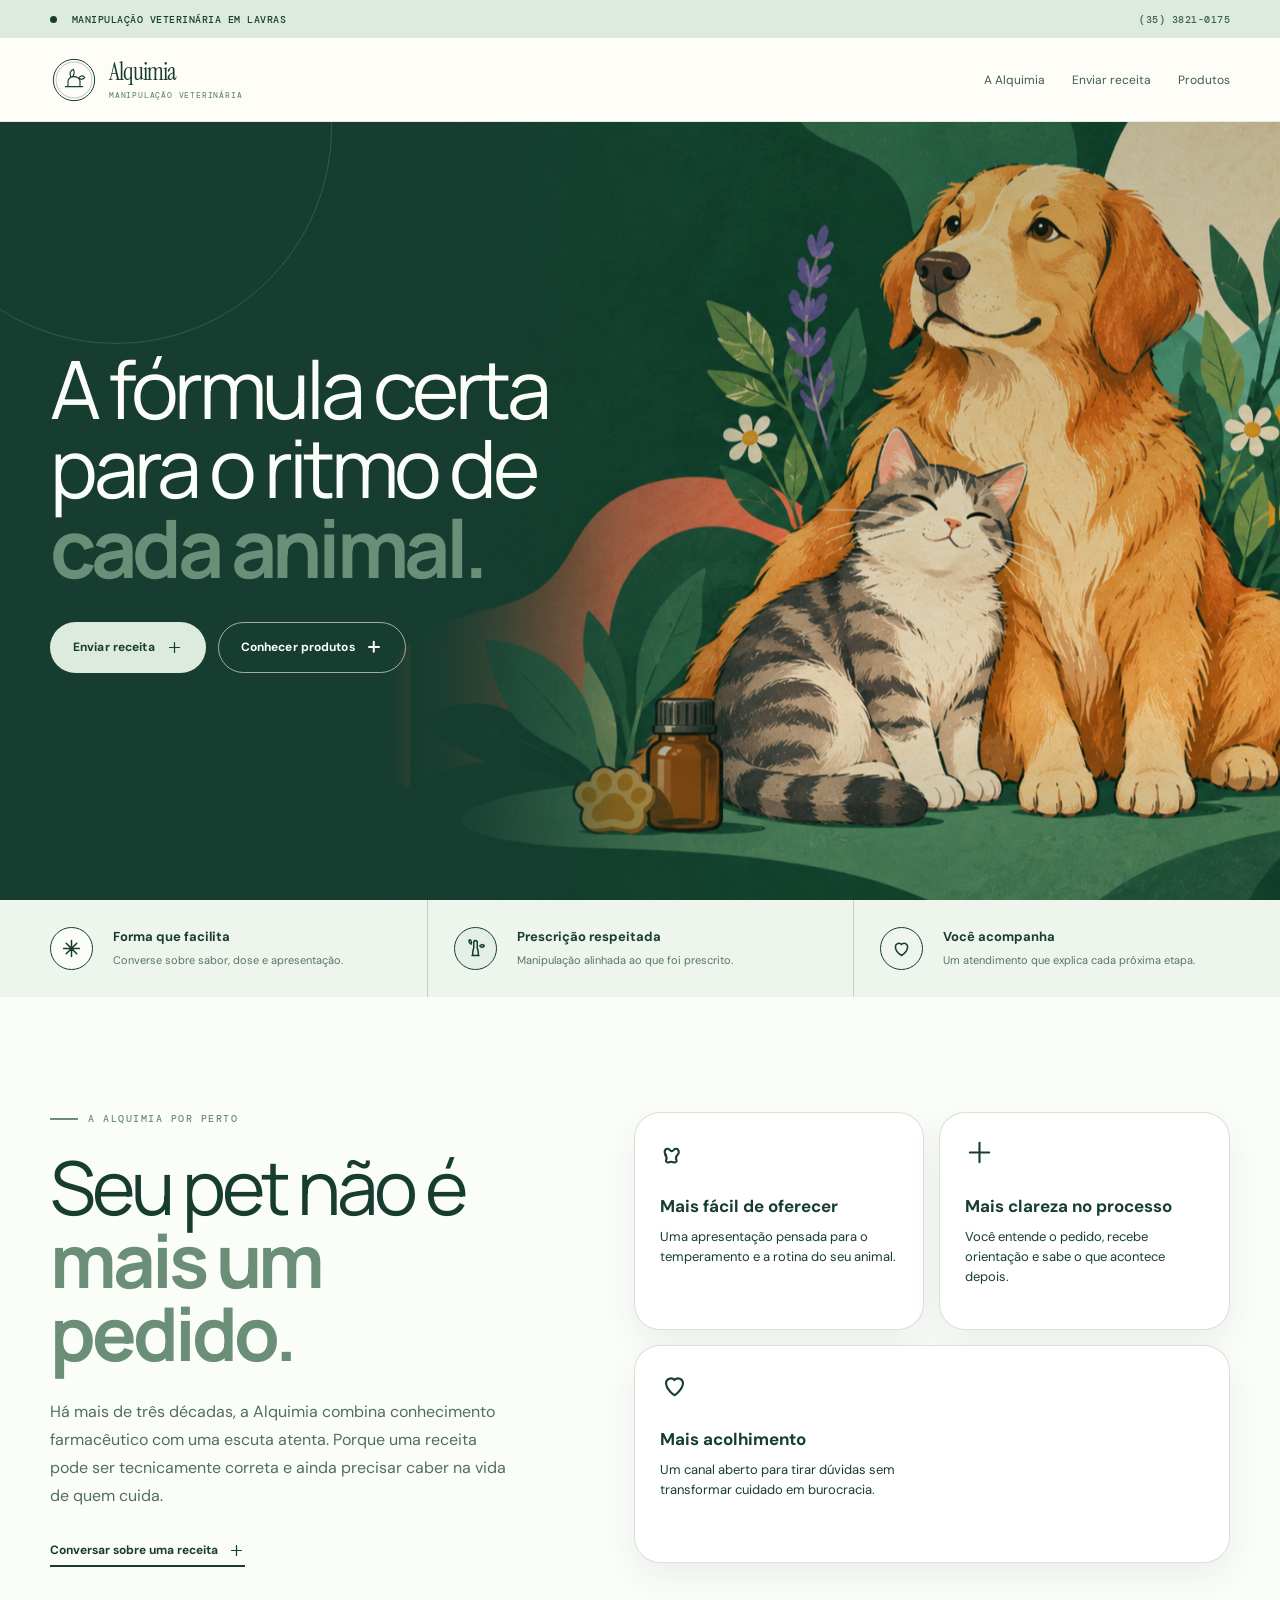
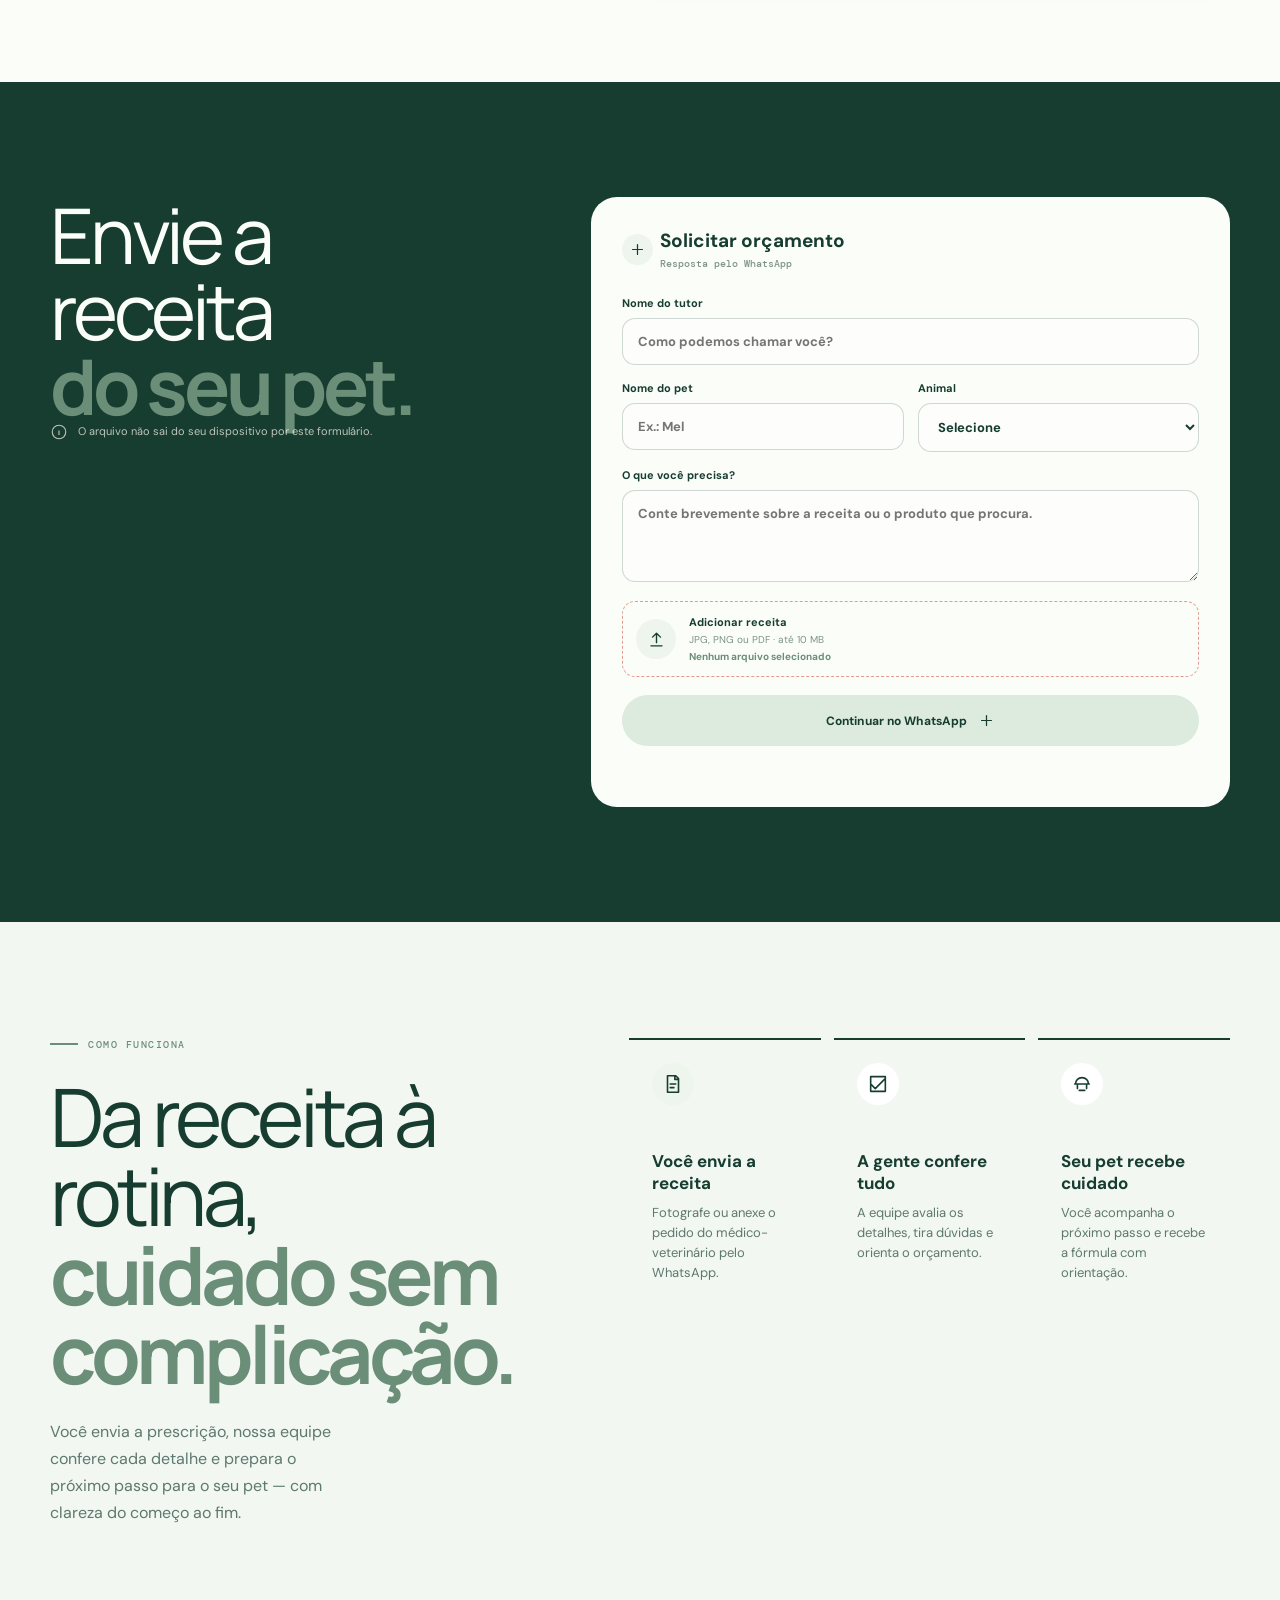
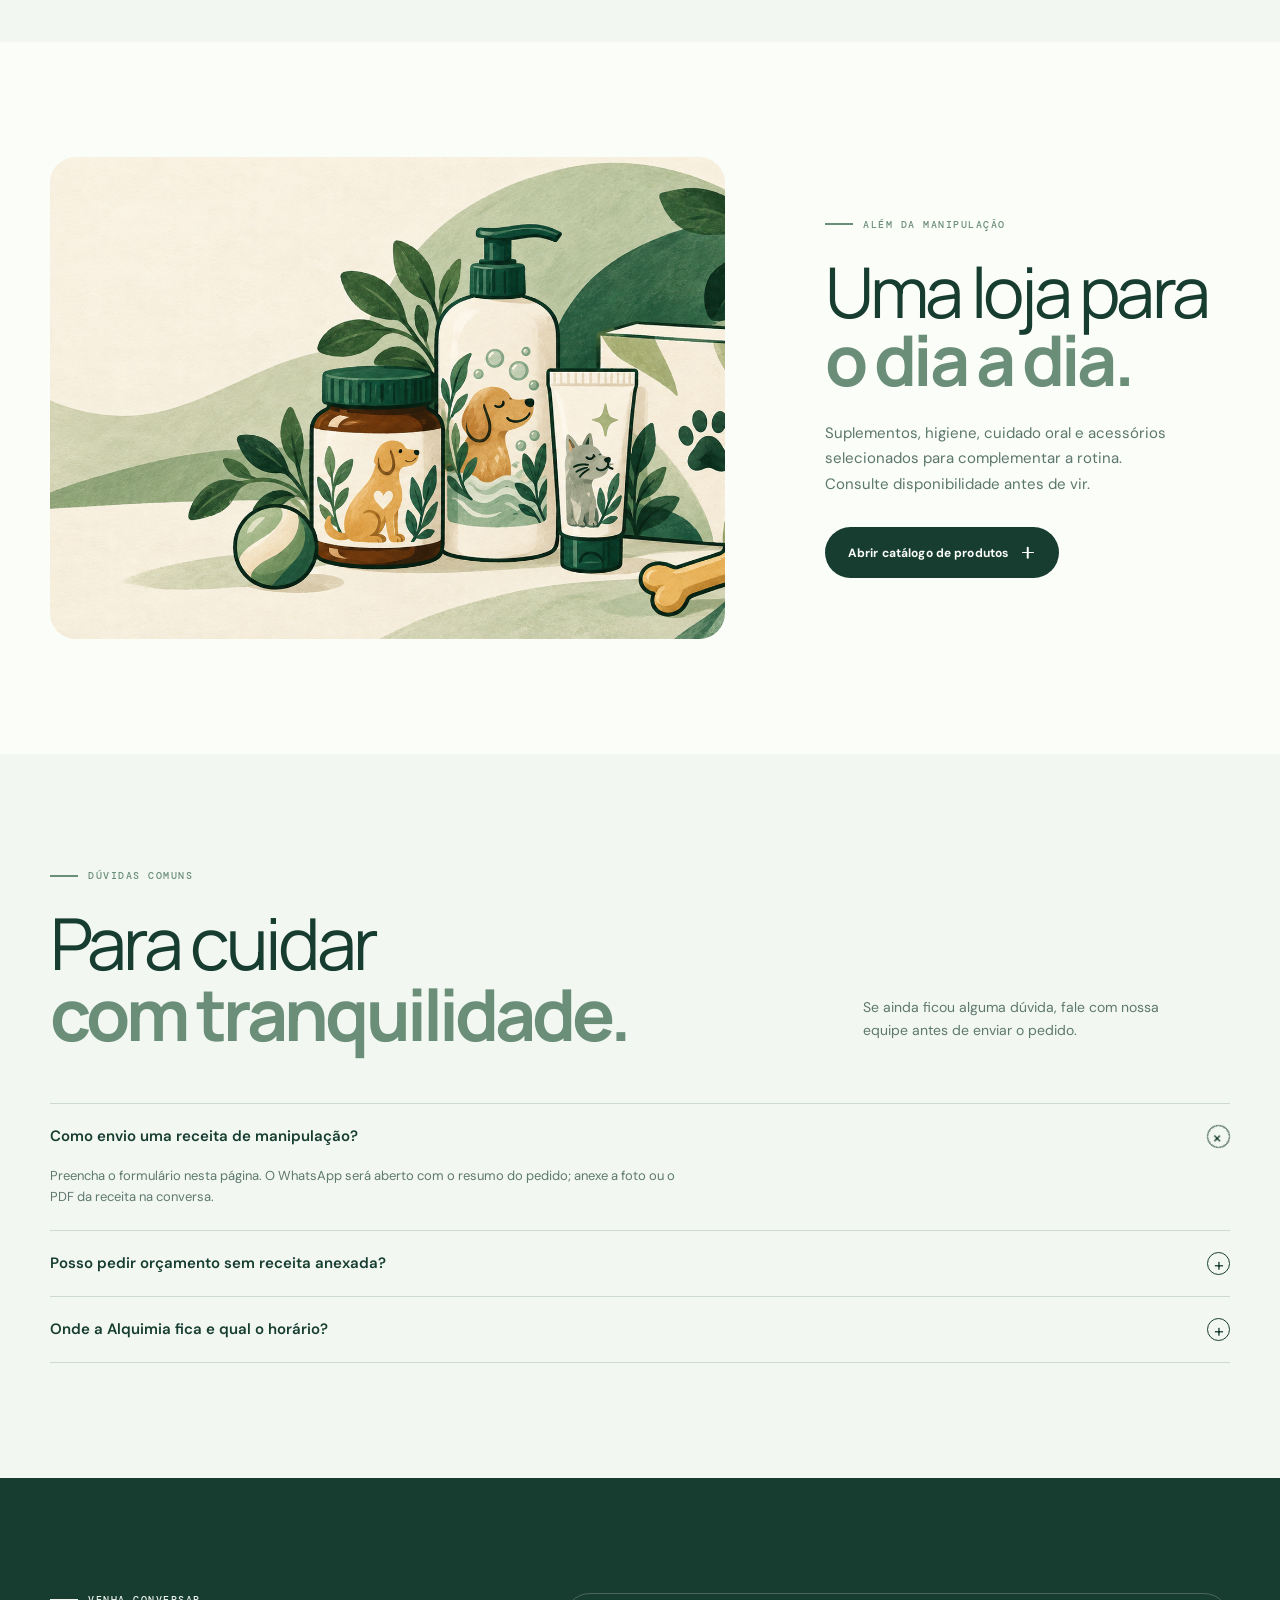
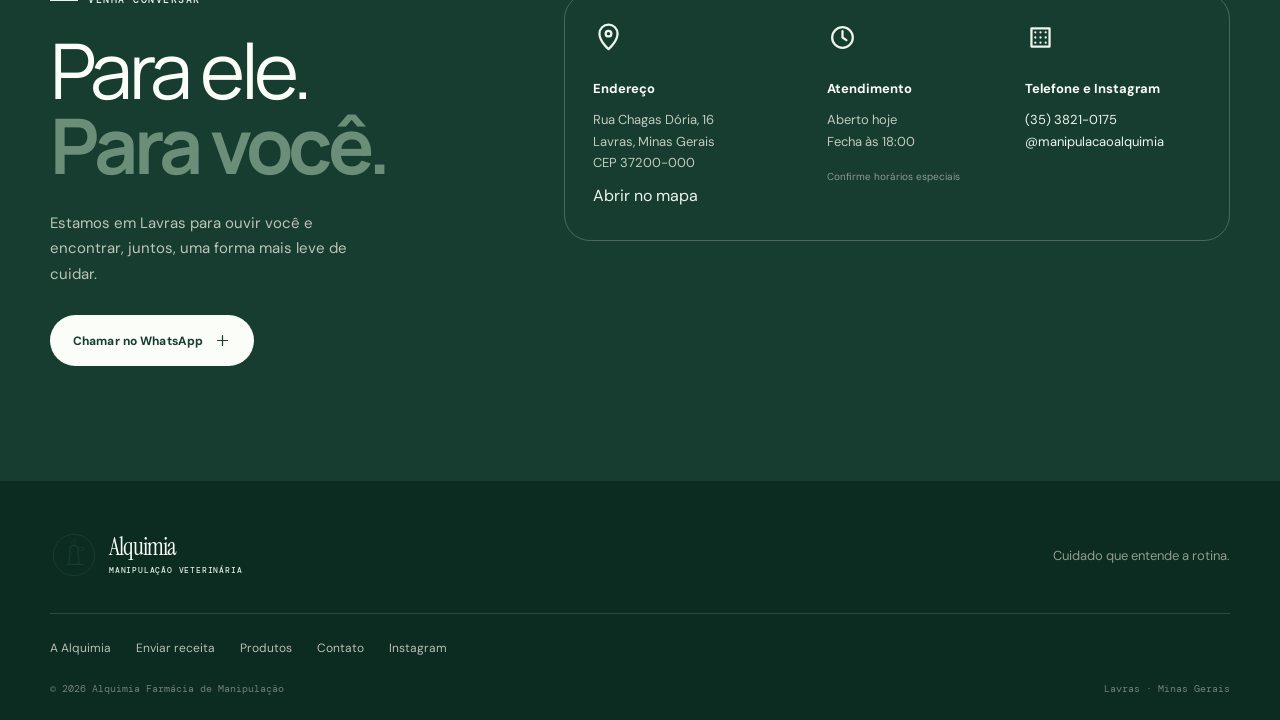
<file: index.html>
<!doctype html>
<html lang="pt-BR">
  <head>
    <meta charset="utf-8" />
    <meta name="viewport" content="width=device-width, initial-scale=1" />
    <meta name="theme-color" content="#173d31" />
    <meta name="description" content="Alquimia Farmácia de Manipulação Veterinária em Lavras. Fórmulas personalizadas, atendimento próximo e produtos para a rotina do seu animal." />
    <meta property="og:type" content="website" />
    <meta property="og:locale" content="pt_BR" />
    <meta property="og:title" content="Alquimia · Manipulação Veterinária em Lavras" />
    <meta property="og:description" content="A fórmula certa para o ritmo de cada animal." />
    <title>Alquimia · Manipulação Veterinária em Lavras</title>
    <link rel="stylesheet" href="styles.css?v=mobile-grid-2" />
  </head>
  <body>
    <a class="skip-link" href="#conteudo">Ir para o conteúdo principal</a>
    <div class="topline"><p><span class="topline__dot" aria-hidden="true"></span> Manipulação veterinária em Lavras</p><a href="tel:+553538210175">(35) 3821-0175</a></div>

    <header class="site-header">
      <a class="brand" href="index.html" aria-label="Alquimia, início"><span class="brand__mark" aria-hidden="true"><svg viewBox="0 0 72 72"><circle cx="36" cy="36" r="31" fill="none" stroke="currentColor" stroke-width="1.5"/><circle cx="36" cy="36" r="27" fill="none" stroke="currentColor" stroke-width=".7" opacity=".65"/><path d="M23 46h26M27 46v-8c0-4 4-7 9-7s9 3 9 7v8M31 31c-2-5 0-9 4-11 2 4 2 7-1 11M43 33c3-4 7-4 9-1-2 3-5 4-9 1Z" fill="none" stroke="currentColor" stroke-width="1.7" stroke-linecap="round" stroke-linejoin="round"/></svg></span><span class="brand__words"><strong>Alquimia</strong><small>Manipulação veterinária</small></span></a>
      <button class="menu-toggle" type="button" aria-label="Abrir menu" aria-expanded="false" aria-controls="site-nav" data-menu-toggle><span class="sr-only">Abrir menu</span><span></span><span></span></button>
      <nav class="site-nav" id="site-nav" aria-label="Navegação principal" data-nav><a href="#sobre">A Alquimia</a><a href="#receita">Enviar receita</a><a href="produtos.html">Produtos</a></nav>
    </header>

    <main id="conteudo">
      <section class="hero" id="inicio">
        <div class="hero__copy reveal"><h1>A fórmula certa para o ritmo de <em>cada animal.</em></h1><div class="hero__actions"><a class="button button--coral" href="#receita">Enviar receita <span class="button__icon" aria-hidden="true"><svg viewBox="0 0 24 24"><path d="M12 5v14M5 12h14"/></svg></span></a><a class="button button--outline" href="produtos.html">Conhecer produtos <span class="button__icon" aria-hidden="true"><svg viewBox="0 0 24 24"><path d="M12 5v14M5 12h14"/></svg></span></a></div></div>
        <div class="hero__media interactive-media reveal reveal--delay" data-interactive-media><img src="hero-veterinary-v2.png" alt="Cachorro e gato ao lado de um frasco de medicamento veterinário" /></div>
      </section>

      <section class="confidence-row" aria-label="Diferenciais da Alquimia"><div><span class="line-icon line-icon--cream" aria-hidden="true"><svg viewBox="0 0 24 24"><path d="M12 3v18M3 12h18M6 6l12 12M18 6 6 18"/></svg></span><strong>Forma que facilita</strong><small>Converse sobre sabor, dose e apresentação.</small></div><div><span class="line-icon line-icon--blue" aria-hidden="true"><svg viewBox="0 0 24 24"><path d="M8 20h8M9 20c-1-4 .5-6 1-9V5c0-1 1-2 2-2s2 1 2 2v6c.5 3 2 5 1 9M7 7c-2-1-3-3-2-5 2 .3 3 2 2 5ZM17 9c2-2 4-2 5 0-2 2-4 2-5 0Z"/></svg></span><strong>Prescrição respeitada</strong><small>Manipulação alinhada ao que foi prescrito.</small></div><div><span class="line-icon line-icon--lilac" aria-hidden="true"><svg viewBox="0 0 24 24"><path d="M12 20s-7-4.4-7-10a4 4 0 0 1 7-2.5A4 4 0 0 1 19 10c0 5.6-7 10-7 10Z"/></svg></span><strong>Você acompanha</strong><small>Um atendimento que explica cada próxima etapa.</small></div></section>

      <section class="story section-pad" id="sobre"><div class="story__grid"><div class="story__copy reveal"><p class="eyebrow"><span></span> A Alquimia por perto</p><h2>Seu pet não é<br /><em>mais um pedido.</em></h2><p>Há mais de três décadas, a Alquimia combina conhecimento farmacêutico com uma escuta atenta. Porque uma receita pode ser tecnicamente correta e ainda precisar caber na vida de quem cuida.</p><a class="text-link" href="#receita">Conversar sobre uma receita <span class="button__icon" aria-hidden="true"><svg viewBox="0 0 24 24"><path d="M12 5v14M5 12h14"/></svg></span></a></div><div class="story__cards reveal reveal--delay"><article class="mini-card mini-card--yellow"><span class="mini-card__icon" aria-hidden="true"><svg viewBox="0 0 24 24"><path d="M5 14c-1.3-1.2-1.5-3.1-.5-4.3 1-1.3 2.8-.8 3.7.3.9 1.1 2.1 1.1 3 0 .9-1.1 2.7-1.6 3.7-.3 1 1.2.8 3.1-.5 4.3-1.2 1.1-1.5 2.7-.8 4.1.7 1.4-.8 2.7-2.3 2-1.3-.6-2.6-.6-3.9 0-1.5.7-3-.6-2.3-2 .7-1.4.4-3-.8-4.1Z"/></svg></span><h3>Mais fácil de oferecer</h3><p>Uma apresentação pensada para o temperamento e a rotina do seu animal.</p></article><article class="mini-card mini-card--blue"><span class="mini-card__icon" aria-hidden="true"><svg viewBox="0 0 24 24"><path d="M12 4v16M4 12h16"/></svg></span><h3>Mais clareza no processo</h3><p>Você entende o pedido, recebe orientação e sabe o que acontece depois.</p></article><article class="mini-card mini-card--lilac"><span class="mini-card__icon" aria-hidden="true"><svg viewBox="0 0 24 24"><path d="M12 20s-7-4.4-7-10a4 4 0 0 1 7-2.5A4 4 0 0 1 19 10c0 5.6-7 10-7 10Z"/></svg></span><h3>Mais acolhimento</h3><p>Um canal aberto para tirar dúvidas sem transformar cuidado em burocracia.</p></article></div></div></section>

      <section class="recipe-section section-pad" id="receita"><div class="recipe__intro reveal"><p class="eyebrow eyebrow--light"><span></span> Comece pelo que você já tem</p><h2>Envie a receita<br /><em>do seu pet.</em></h2><p>Preencha o essencial para a equipe adiantar a conversa. Ao continuar, o WhatsApp abre com o resumo e você anexa a foto ou o PDF da receita.</p><div class="recipe__note"><span aria-hidden="true"><svg viewBox="0 0 24 24"><circle cx="12" cy="12" r="9"/><path d="M12 10v6M12 7h.01"/></svg></span><span>O arquivo não sai do seu dispositivo por este formulário.</span></div></div><form class="recipe-form reveal reveal--delay" data-recipe-form><div class="form-heading"><span class="form-heading__icon" aria-hidden="true"><svg viewBox="0 0 24 24"><path d="M12 5v14M5 12h14"/></svg></span><strong>Solicitar orçamento</strong><small>Resposta pelo WhatsApp</small></div><label>Nome do tutor<input name="tutor" type="text" placeholder="Como podemos chamar você?" autocomplete="name" required /></label><div class="form-row"><label>Nome do pet<input name="pet" type="text" placeholder="Ex.: Mel" required /></label><label>Animal<select name="species" required><option value="">Selecione</option><option>Cão</option><option>Gato</option><option>Outro animal</option></select></label></div><label>O que você precisa?<textarea name="details" rows="3" placeholder="Conte brevemente sobre a receita ou o produto que procura."></textarea></label><label class="file-drop" for="recipe-file"><span class="file-drop__icon" aria-hidden="true"><svg viewBox="0 0 24 24"><path d="M12 16V4M7 9l5-5 5 5M5 20h14"/></svg></span><span><strong>Adicionar receita</strong><small>JPG, PNG ou PDF · até 10 MB</small><em data-file-name>Nenhum arquivo selecionado</em></span><input id="recipe-file" name="recipe-file" type="file" accept="image/png,image/jpeg,application/pdf" /></label><button class="button button--coral button--full" type="submit">Continuar no WhatsApp <span class="button__icon" aria-hidden="true"><svg viewBox="0 0 24 24"><path d="M12 5v14M5 12h14"/></svg></span></button><p class="form-feedback" role="status" data-form-feedback></p></form></section>

      <section class="process-section section-pad" id="como-funciona"><div class="process__intro reveal"><p class="eyebrow"><span></span> Como funciona</p><h2>Da receita à rotina,<br /><em>cuidado sem complicação.</em></h2><p>Você envia a prescrição, nossa equipe confere cada detalhe e prepara o próximo passo para o seu pet — com clareza do começo ao fim.</p></div><div class="process-grid reveal reveal--delay"><article><span class="process-icon" aria-hidden="true"><svg viewBox="0 0 24 24"><path d="M6 3h9l3 3v15H6zM14 3v4h4M9 12h6M9 16h4"/></svg></span><h3>Você envia a receita</h3><p>Fotografe ou anexe o pedido do médico-veterinário pelo WhatsApp.</p></article><article><span class="process-icon" aria-hidden="true"><svg viewBox="0 0 24 24"><path d="m5 13 4 4L19 7M4 4h16v16H4z"/></svg></span><h3>A gente confere tudo</h3><p>A equipe avalia os detalhes, tira dúvidas e orienta o orçamento.</p></article><article><span class="process-icon" aria-hidden="true"><svg viewBox="0 0 24 24"><path d="M5 12c0-4 3-7 7-7s7 3 7 7M4 12h16M7 12v5M17 12v5M9 19h6"/></svg></span><h3>Seu pet recebe cuidado</h3><p>Você acompanha o próximo passo e recebe a fórmula com orientação.</p></article></div></section>

      <section class="catalog-teaser section-pad"><div class="catalog-teaser__image reveal"><img src="ready-products-v2.png" alt="Ilustração de produtos prontos para a rotina dos pets" /></div><div class="catalog-teaser__copy reveal reveal--delay"><p class="eyebrow"><span></span> Além da manipulação</p><h2>Uma loja para<br /><em>o dia a dia.</em></h2><p>Suplementos, higiene, cuidado oral e acessórios selecionados para complementar a rotina. Consulte disponibilidade antes de vir.</p><a class="button button--dark" href="produtos.html">Abrir catálogo de produtos <span class="button__icon" aria-hidden="true"><svg viewBox="0 0 24 24"><path d="M5 12h14M12 5l7 7-7 7"/></svg></span></a></div></section>

      <section class="faq section-pad"><div class="section-heading reveal"><div><p class="eyebrow"><span></span> Dúvidas comuns</p><h2>Para cuidar<br /><em>com tranquilidade.</em></h2></div><p class="section-heading__aside">Se ainda ficou alguma dúvida, fale com nossa equipe antes de enviar o pedido.</p></div><div class="faq__list reveal reveal--delay"><details open><summary>Como envio uma receita de manipulação?<span>+</span></summary><p>Preencha o formulário nesta página. O WhatsApp será aberto com o resumo do pedido; anexe a foto ou o PDF da receita na conversa.</p></details><details><summary>Posso pedir orçamento sem receita anexada?<span>+</span></summary><p>Sim. Conte o que você procura e nossa equipe orienta o que é necessário para seguir com o atendimento.</p></details><details><summary>Onde a Alquimia fica e qual o horário?<span>+</span></summary><p>Estamos na Rua Chagas Dória, 16, em Lavras. O atendimento informado é até 18h; confirme horários especiais pelo telefone.</p></details></div></section>

      <section class="contact section-pad" id="contato"><div class="contact__copy reveal"><p class="eyebrow eyebrow--light"><span></span> Venha conversar</p><h2>Para ele.<br /><em>Para você.</em></h2><p>Estamos em Lavras para ouvir você e encontrar, juntos, uma forma mais leve de cuidar.</p><a class="button button--light" href="https://wa.me/553538210175?text=Ol%C3%A1%2C%20Alquimia%21%20Quero%20falar%20com%20a%20equipe." target="_blank" rel="noreferrer">Chamar no WhatsApp <span class="button__icon" aria-hidden="true"><svg viewBox="0 0 24 24"><path d="M12 5v14M5 12h14"/></svg></span></a></div><div class="contact__card reveal reveal--delay"><div><span class="contact-icon" aria-hidden="true"><svg viewBox="0 0 24 24"><path d="M12 21s7-6.1 7-12A7 7 0 0 0 5 9c0 5.9 7 12 7 12Z"/><circle cx="12" cy="9" r="2.2"/></svg></span><strong>Endereço</strong><p>Rua Chagas Dória, 16<br />Lavras, Minas Gerais<br />CEP 37200-000</p><a href="https://www.bing.com/maps?&mepi=0~~Embedded~Address_Link&ty=18&q=Alquimia%20-%20Farm%C3%A1cia%20de%20Manipula%C3%A7%C3%A3o&cp=-21.248882~-45.003288" target="_blank" rel="noreferrer">Abrir no mapa</a></div><div><span class="contact-icon" aria-hidden="true"><svg viewBox="0 0 24 24"><circle cx="12" cy="12" r="8"/><path d="M12 7v5l3 2"/></svg></span><strong>Atendimento</strong><p>Aberto hoje<br />Fecha às 18:00</p><small>Confirme horários especiais</small></div><div><span class="contact-icon" aria-hidden="true"><svg viewBox="0 0 24 24"><path d="M5 5h14v14H5zM8 8h.01M12 8h.01M16 8h.01M8 12h.01M12 12h.01M16 12h.01M8 16h.01M12 16h.01M16 16h.01"/></svg></span><strong>Telefone e Instagram</strong><p><a href="tel:+553538210175">(35) 3821-0175</a><br /><a href="https://www.instagram.com/manipulacaoalquimia/" target="_blank" rel="noreferrer">@manipulacaoalquimia</a></p></div></div></section>
    </main>

    <a class="mobile-cta" href="#receita">Enviar receita <span class="button__icon" aria-hidden="true"><svg viewBox="0 0 24 24"><path d="M12 5v14M5 12h14"/></svg></span></a>
    <footer class="site-footer"><div class="footer__brand"><a class="brand brand--footer" href="index.html"><span class="brand__mark" aria-hidden="true"><svg viewBox="0 0 72 72"><circle cx="36" cy="36" r="31" fill="none" stroke="currentColor" stroke-width="1.5"/><path d="M25 50h25M29 50c-1.5-6 1-10 1-15v-9c0-2 2-4 4-4h4c2 0 4 2 4 4v9c0 5 2.5 9 1 15" fill="none" stroke="currentColor" stroke-width="1.8" stroke-linecap="round"/><path d="M34 22c-3-4-1-8 3-10 2 4 1 7-3 10ZM42 28c3-4 7-4 10-1-3 3-7 4-10 1Z" fill="none" stroke="currentColor" stroke-width="1.4" stroke-linecap="round"/></svg></span><span class="brand__words"><strong>Alquimia</strong><small>Manipulação veterinária</small></span></a><p>Cuidado que entende a rotina.</p></div><div class="footer__links"><a href="#sobre">A Alquimia</a><a href="#receita">Enviar receita</a><a href="produtos.html">Produtos</a><a href="#contato">Contato</a><a href="https://www.instagram.com/manipulacaoalquimia/" target="_blank" rel="noreferrer">Instagram</a></div><div class="footer__bottom"><span>© <span data-year></span> Alquimia Farmácia de Manipulação</span><span>Lavras · Minas Gerais</span></div></footer>
    <script src="script.js" defer></script>
  </body>
</html>
</file>
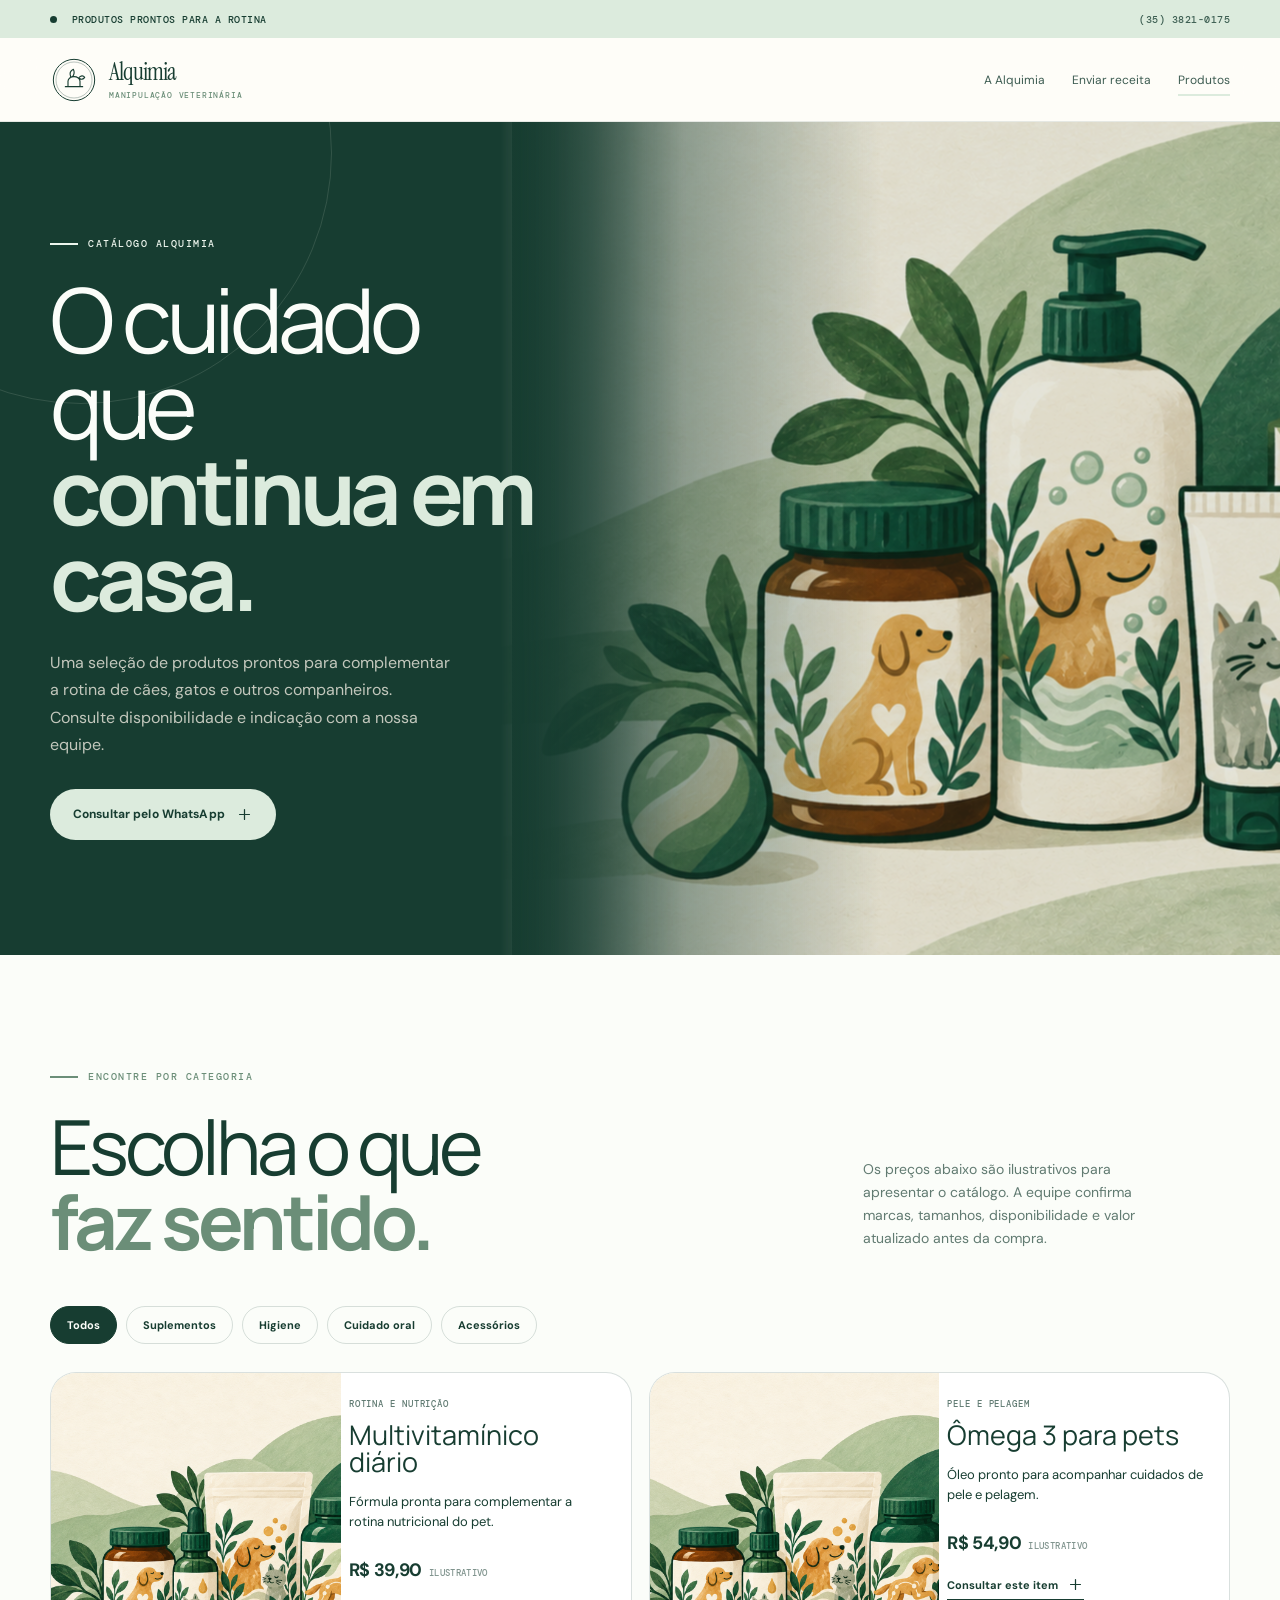
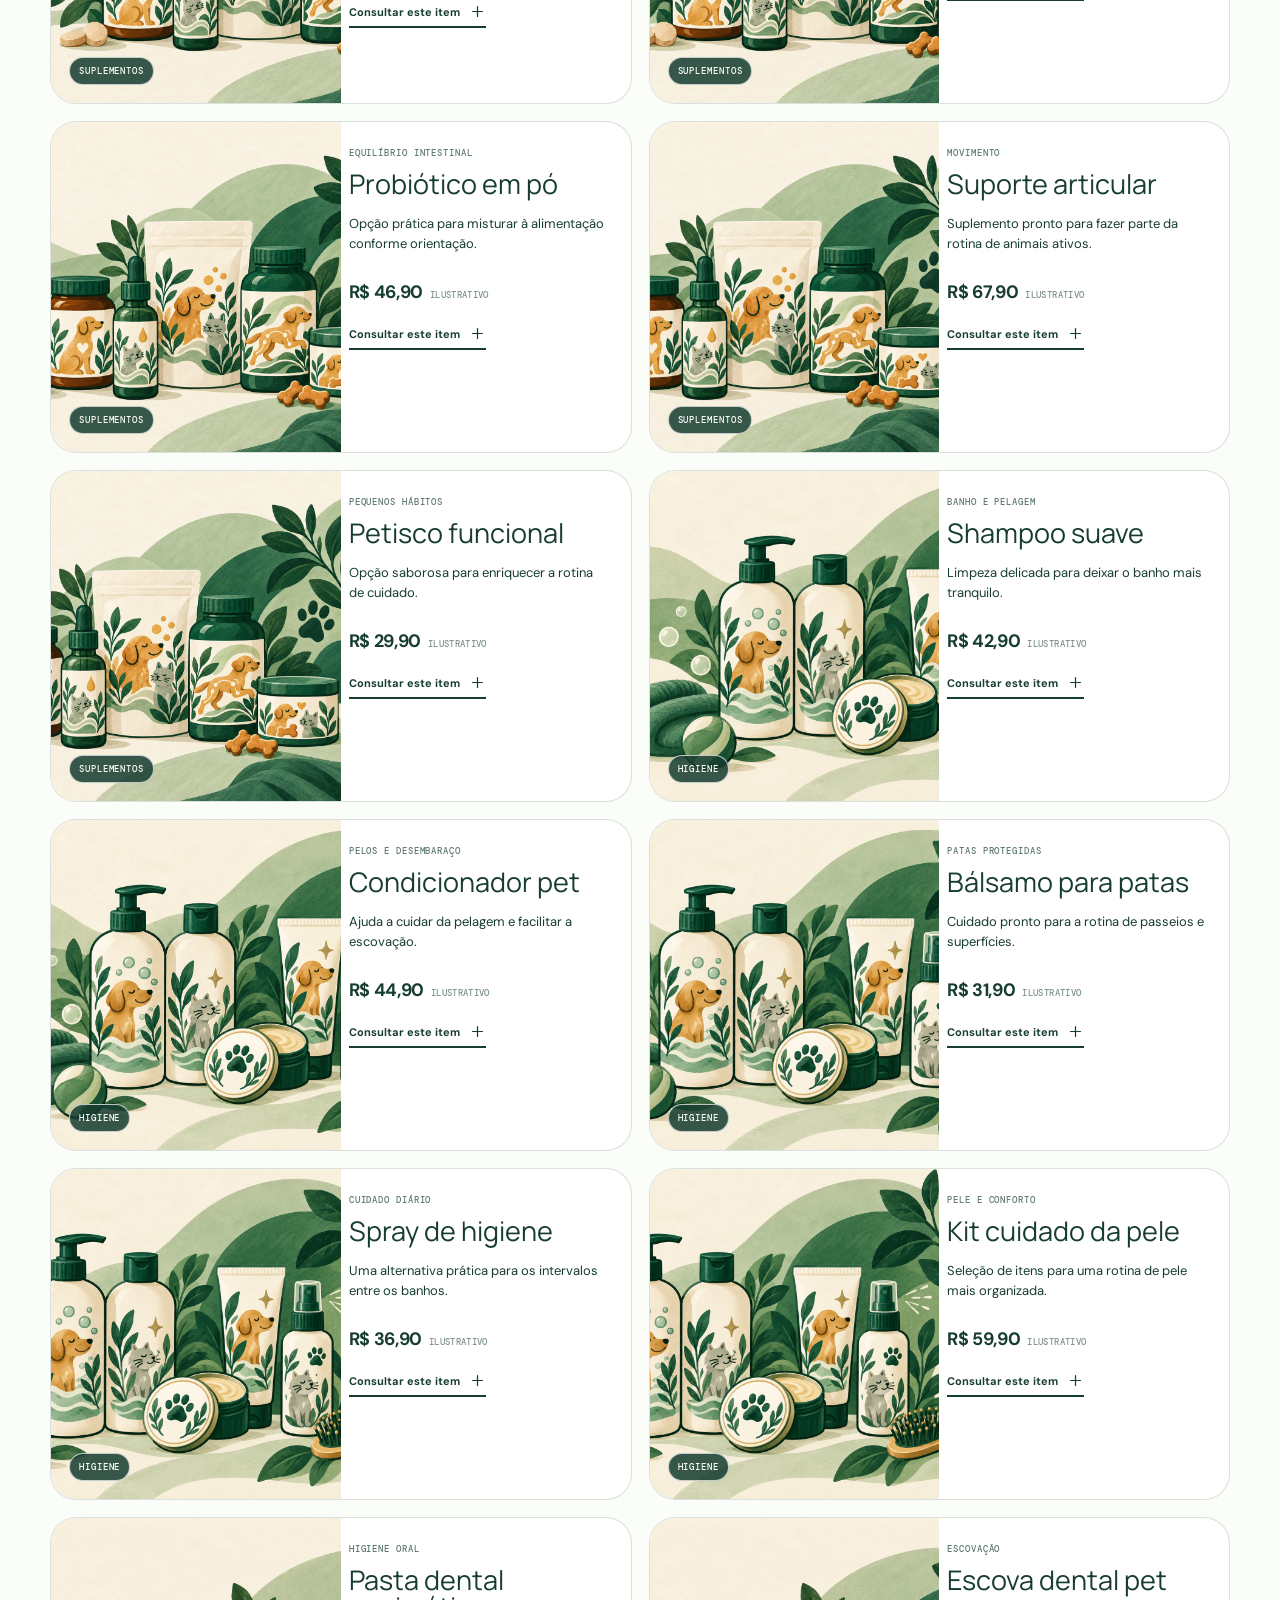
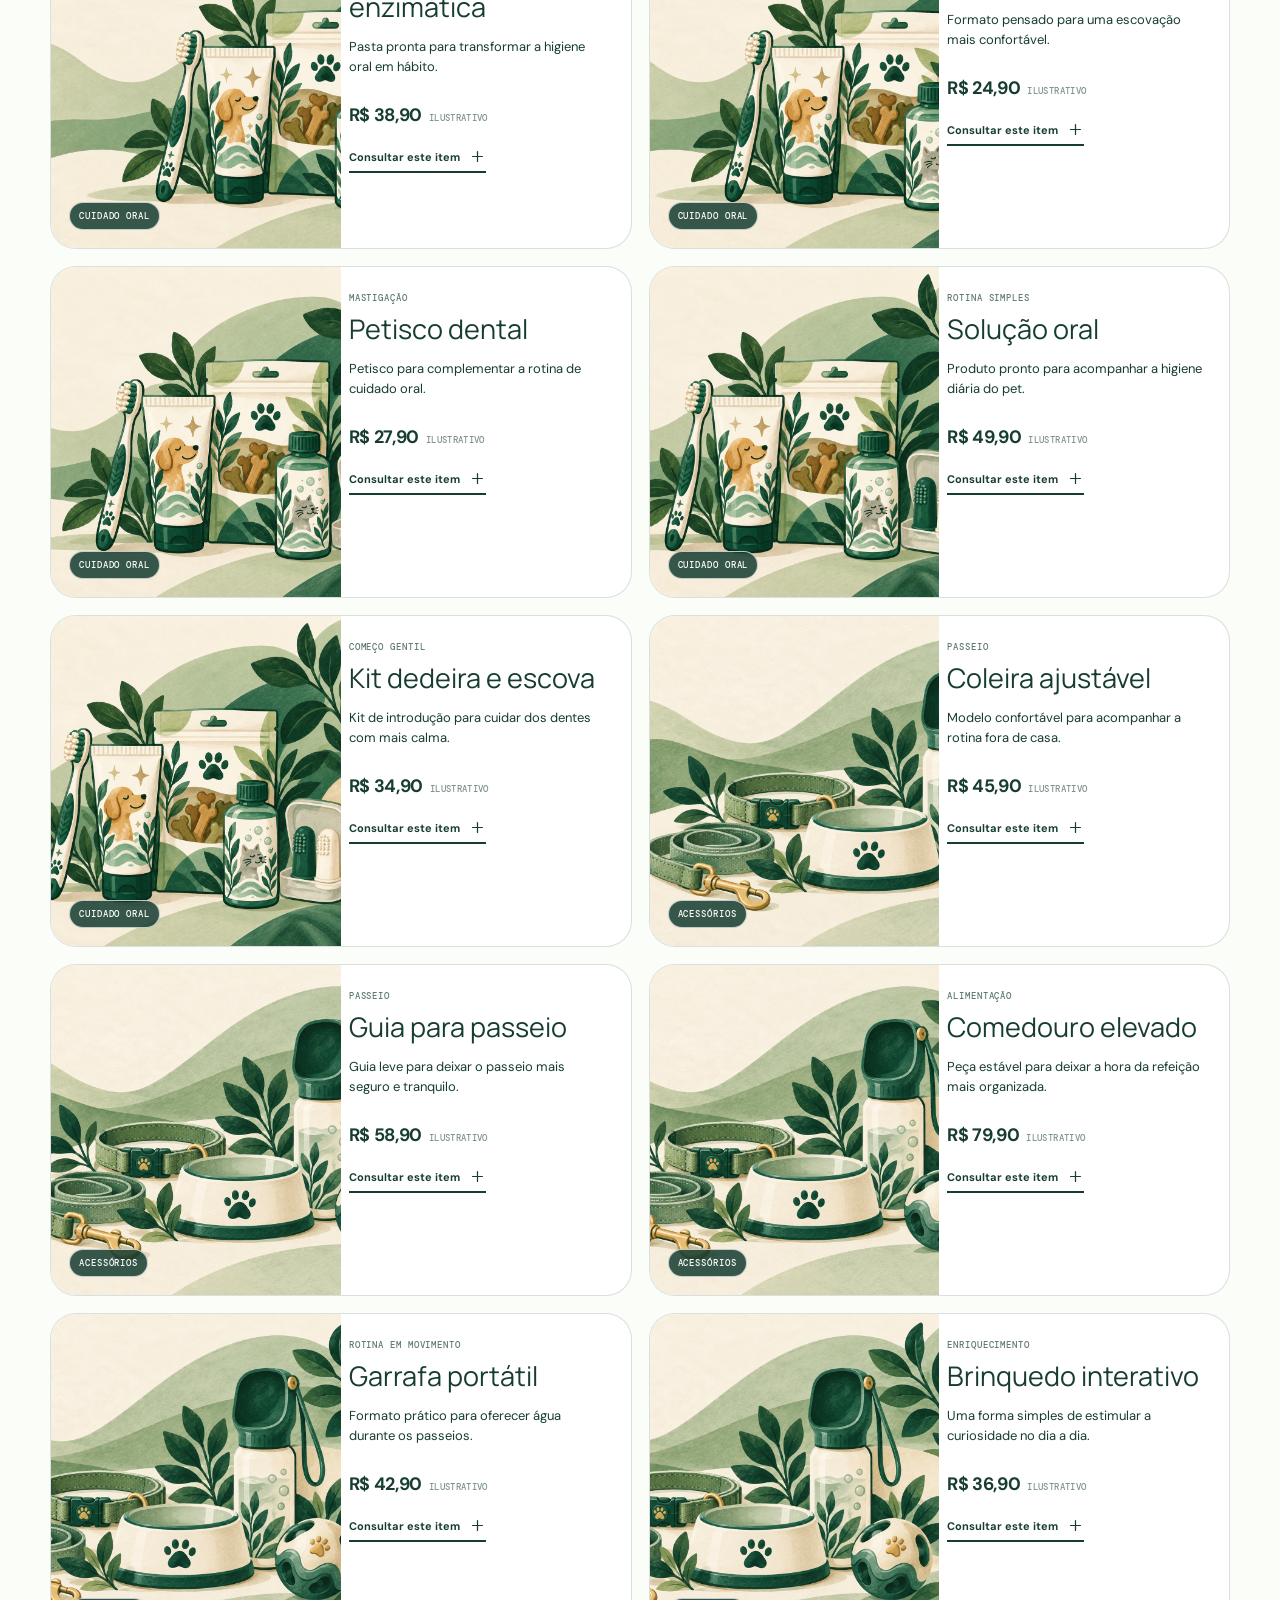
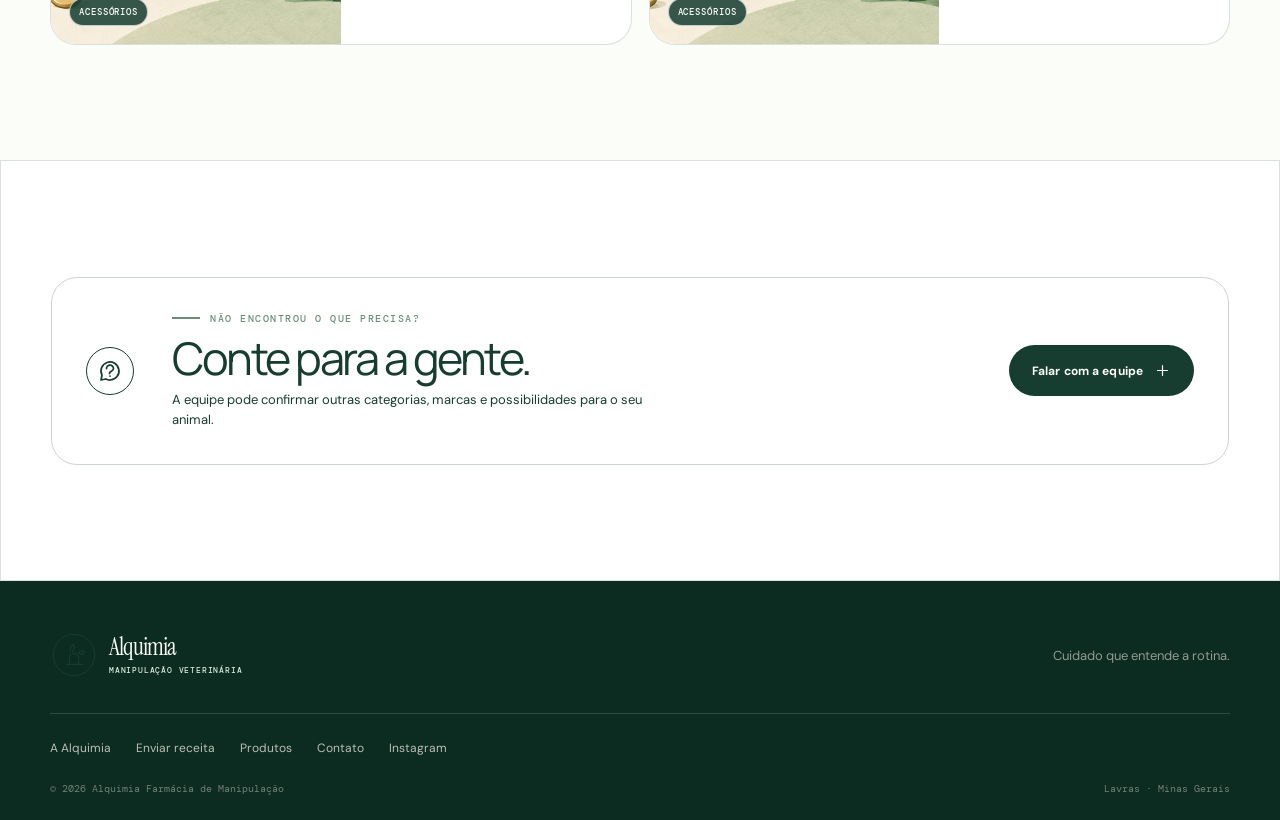
<file: produtos.html>
<!doctype html>
<html lang="pt-BR">
  <head>
    <meta charset="utf-8" />
    <meta name="viewport" content="width=device-width, initial-scale=1" />
    <meta name="theme-color" content="#173d31" />
    <meta name="description" content="Produtos prontos para a rotina do seu animal na Alquimia, em Lavras." />
    <title>Produtos prontos · Alquimia</title>
    <link rel="stylesheet" href="styles.css?v=mobile-grid-2" />
  </head>
  <body class="catalog-page">
    <a class="skip-link" href="#conteudo">Ir para o conteúdo principal</a>
    <div class="topline"><p><span class="topline__dot" aria-hidden="true"></span> Produtos prontos para a rotina</p><a href="tel:+553538210175">(35) 3821-0175</a></div>
    <header class="site-header"><a class="brand" href="index.html" aria-label="Alquimia, início"><span class="brand__mark" aria-hidden="true"><svg viewBox="0 0 72 72"><circle cx="36" cy="36" r="31" fill="none" stroke="currentColor" stroke-width="1.5"/><circle cx="36" cy="36" r="27" fill="none" stroke="currentColor" stroke-width=".7" opacity=".65"/><path d="M23 46h26M27 46v-8c0-4 4-7 9-7s9 3 9 7v8M31 31c-2-5 0-9 4-11 2 4 2 7-1 11M43 33c3-4 7-4 9-1-2 3-5 4-9 1Z" fill="none" stroke="currentColor" stroke-width="1.7" stroke-linecap="round" stroke-linejoin="round"/></svg></span><span class="brand__words"><strong>Alquimia</strong><small>Manipulação veterinária</small></span></a><button class="menu-toggle" type="button" aria-label="Abrir menu" aria-expanded="false" aria-controls="site-nav" data-menu-toggle><span class="sr-only">Abrir menu</span><span></span><span></span></button><nav class="site-nav" id="site-nav" aria-label="Navegação principal" data-nav><a href="index.html#sobre">A Alquimia</a><a href="index.html#receita">Enviar receita</a><a class="is-current" href="produtos.html">Produtos</a></nav></header>

    <main id="conteudo">
      <section class="catalog-hero"><div class="catalog-hero__copy reveal"><p class="eyebrow eyebrow--light"><span></span> Catálogo Alquimia</p><h1>O cuidado que<br /><em>continua em casa.</em></h1><p>Uma seleção de produtos prontos para complementar a rotina de cães, gatos e outros companheiros. Consulte disponibilidade e indicação com a nossa equipe.</p><a class="button button--coral" href="https://wa.me/553538210175?text=Ol%C3%A1%2C%20Alquimia%21%20Gostaria%20de%20consultar%20os%20produtos%20prontos%20dispon%C3%ADveis." target="_blank" rel="noreferrer">Consultar pelo WhatsApp <span class="button__icon" aria-hidden="true"><svg viewBox="0 0 24 24"><path d="M12 5v14M5 12h14"/></svg></span></a></div><div class="catalog-hero__image interactive-media reveal reveal--delay" data-interactive-media><img src="ready-products-v2.png" alt="Ilustração de produtos prontos para animais" /></div></section>

      <section class="catalog section-pad"><div class="catalog__top reveal"><div><p class="eyebrow"><span></span> Encontre por categoria</p><h2>Escolha o que<br /><em>faz sentido.</em></h2></div><p>Os preços abaixo são ilustrativos para apresentar o catálogo. A equipe confirma marcas, tamanhos, disponibilidade e valor atualizado antes da compra.</p></div><div class="catalog-filters reveal reveal--delay" role="group" aria-label="Filtrar produtos"><button class="filter-button is-active" type="button" data-filter="all">Todos</button><button class="filter-button" type="button" data-filter="suplementos">Suplementos</button><button class="filter-button" type="button" data-filter="higiene">Higiene</button><button class="filter-button" type="button" data-filter="oral">Cuidado oral</button><button class="filter-button" type="button" data-filter="acessorios">Acessórios</button></div><div class="catalog-grid">
        <article class="catalog-card catalog-card--coral reveal" data-category="suplementos"><div class="catalog-card__visual"><img class="product-photo" src="products-supplements.png" alt="Ilustração de suplementos para cães e gatos" loading="lazy" /><span class="catalog-card__tag">SUPLEMENTOS</span></div><div class="catalog-card__content"><p class="catalog-card__category">Rotina e nutrição</p><h3>Multivitamínico diário</h3><p>Fórmula pronta para complementar a rotina nutricional do pet.</p><strong class="product-price">R$ 39,90 <small>ilustrativo</small></strong><button class="catalog-link" type="button" data-product="multivitamínico diário">Consultar este item <span class="button__icon" aria-hidden="true"><svg viewBox="0 0 24 24"><path d="M12 5v14M5 12h14"/></svg></span></button></div></article>
        <article class="catalog-card catalog-card--coral reveal reveal--delay" data-category="suplementos"><div class="catalog-card__visual"><img class="product-photo" src="products-supplements.png" alt="Ilustração de óleo de ômega para pets" loading="lazy" /><span class="catalog-card__tag">SUPLEMENTOS</span></div><div class="catalog-card__content"><p class="catalog-card__category">Pele e pelagem</p><h3>Ômega 3 para pets</h3><p>Óleo pronto para acompanhar cuidados de pele e pelagem.</p><strong class="product-price">R$ 54,90 <small>ilustrativo</small></strong><button class="catalog-link" type="button" data-product="ômega 3 para pets">Consultar este item <span class="button__icon" aria-hidden="true"><svg viewBox="0 0 24 24"><path d="M12 5v14M5 12h14"/></svg></span></button></div></article>
        <article class="catalog-card catalog-card--coral reveal reveal--delay" data-category="suplementos"><div class="catalog-card__visual"><img class="product-photo" src="products-supplements.png" alt="Ilustração de probiótico em pó para animais" loading="lazy" /><span class="catalog-card__tag">SUPLEMENTOS</span></div><div class="catalog-card__content"><p class="catalog-card__category">Equilíbrio intestinal</p><h3>Probiótico em pó</h3><p>Opção prática para misturar à alimentação conforme orientação.</p><strong class="product-price">R$ 46,90 <small>ilustrativo</small></strong><button class="catalog-link" type="button" data-product="probiótico em pó">Consultar este item <span class="button__icon" aria-hidden="true"><svg viewBox="0 0 24 24"><path d="M12 5v14M5 12h14"/></svg></span></button></div></article>
        <article class="catalog-card catalog-card--coral reveal reveal--delay" data-category="suplementos"><div class="catalog-card__visual"><img class="product-photo" src="products-supplements.png" alt="Ilustração de suplemento para articulações" loading="lazy" /><span class="catalog-card__tag">SUPLEMENTOS</span></div><div class="catalog-card__content"><p class="catalog-card__category">Movimento</p><h3>Suporte articular</h3><p>Suplemento pronto para fazer parte da rotina de animais ativos.</p><strong class="product-price">R$ 67,90 <small>ilustrativo</small></strong><button class="catalog-link" type="button" data-product="suporte articular">Consultar este item <span class="button__icon" aria-hidden="true"><svg viewBox="0 0 24 24"><path d="M12 5v14M5 12h14"/></svg></span></button></div></article>
        <article class="catalog-card catalog-card--coral reveal reveal--delay" data-category="suplementos"><div class="catalog-card__visual"><img class="product-photo" src="products-supplements.png" alt="Ilustração de petisco funcional para cães" loading="lazy" /><span class="catalog-card__tag">SUPLEMENTOS</span></div><div class="catalog-card__content"><p class="catalog-card__category">Pequenos hábitos</p><h3>Petisco funcional</h3><p>Opção saborosa para enriquecer a rotina de cuidado.</p><strong class="product-price">R$ 29,90 <small>ilustrativo</small></strong><button class="catalog-link" type="button" data-product="petisco funcional">Consultar este item <span class="button__icon" aria-hidden="true"><svg viewBox="0 0 24 24"><path d="M12 5v14M5 12h14"/></svg></span></button></div></article>
        <article class="catalog-card catalog-card--yellow reveal" data-category="higiene"><div class="catalog-card__visual"><img class="product-photo" src="products-hygiene.png" alt="Ilustração de shampoo suave para pets" loading="lazy" /><span class="catalog-card__tag">HIGIENE</span></div><div class="catalog-card__content"><p class="catalog-card__category">Banho e pelagem</p><h3>Shampoo suave</h3><p>Limpeza delicada para deixar o banho mais tranquilo.</p><strong class="product-price">R$ 42,90 <small>ilustrativo</small></strong><button class="catalog-link" type="button" data-product="shampoo suave">Consultar este item <span class="button__icon" aria-hidden="true"><svg viewBox="0 0 24 24"><path d="M12 5v14M5 12h14"/></svg></span></button></div></article>
        <article class="catalog-card catalog-card--yellow reveal reveal--delay" data-category="higiene"><div class="catalog-card__visual"><img class="product-photo" src="products-hygiene.png" alt="Ilustração de condicionador para cães e gatos" loading="lazy" /><span class="catalog-card__tag">HIGIENE</span></div><div class="catalog-card__content"><p class="catalog-card__category">Pelos e desembaraço</p><h3>Condicionador pet</h3><p>Ajuda a cuidar da pelagem e facilitar a escovação.</p><strong class="product-price">R$ 44,90 <small>ilustrativo</small></strong><button class="catalog-link" type="button" data-product="condicionador pet">Consultar este item <span class="button__icon" aria-hidden="true"><svg viewBox="0 0 24 24"><path d="M12 5v14M5 12h14"/></svg></span></button></div></article>
        <article class="catalog-card catalog-card--yellow reveal reveal reveal--delay" data-category="higiene"><div class="catalog-card__visual"><img class="product-photo" src="products-hygiene.png" alt="Ilustração de bálsamo para patas" loading="lazy" /><span class="catalog-card__tag">HIGIENE</span></div><div class="catalog-card__content"><p class="catalog-card__category">Patas protegidas</p><h3>Bálsamo para patas</h3><p>Cuidado pronto para a rotina de passeios e superfícies.</p><strong class="product-price">R$ 31,90 <small>ilustrativo</small></strong><button class="catalog-link" type="button" data-product="bálsamo para patas">Consultar este item <span class="button__icon" aria-hidden="true"><svg viewBox="0 0 24 24"><path d="M12 5v14M5 12h14"/></svg></span></button></div></article>
        <article class="catalog-card catalog-card--yellow reveal reveal--delay" data-category="higiene"><div class="catalog-card__visual"><img class="product-photo" src="products-hygiene.png" alt="Ilustração de spray de higiene para pets" loading="lazy" /><span class="catalog-card__tag">HIGIENE</span></div><div class="catalog-card__content"><p class="catalog-card__category">Cuidado diário</p><h3>Spray de higiene</h3><p>Uma alternativa prática para os intervalos entre os banhos.</p><strong class="product-price">R$ 36,90 <small>ilustrativo</small></strong><button class="catalog-link" type="button" data-product="spray de higiene">Consultar este item <span class="button__icon" aria-hidden="true"><svg viewBox="0 0 24 24"><path d="M12 5v14M5 12h14"/></svg></span></button></div></article>
        <article class="catalog-card catalog-card--yellow reveal reveal--delay" data-category="higiene"><div class="catalog-card__visual"><img class="product-photo" src="products-hygiene.png" alt="Ilustração de kit de cuidado da pele animal" loading="lazy" /><span class="catalog-card__tag">HIGIENE</span></div><div class="catalog-card__content"><p class="catalog-card__category">Pele e conforto</p><h3>Kit cuidado da pele</h3><p>Seleção de itens para uma rotina de pele mais organizada.</p><strong class="product-price">R$ 59,90 <small>ilustrativo</small></strong><button class="catalog-link" type="button" data-product="kit cuidado da pele">Consultar este item <span class="button__icon" aria-hidden="true"><svg viewBox="0 0 24 24"><path d="M12 5v14M5 12h14"/></svg></span></button></div></article>
        <article class="catalog-card catalog-card--blue reveal" data-category="oral"><div class="catalog-card__visual"><img class="product-photo" src="products-oral.png" alt="Ilustração de pasta dental enzimática pet" loading="lazy" /><span class="catalog-card__tag">CUIDADO ORAL</span></div><div class="catalog-card__content"><p class="catalog-card__category">Higiene oral</p><h3>Pasta dental enzimática</h3><p>Pasta pronta para transformar a higiene oral em hábito.</p><strong class="product-price">R$ 38,90 <small>ilustrativo</small></strong><button class="catalog-link" type="button" data-product="pasta dental enzimática">Consultar este item <span class="button__icon" aria-hidden="true"><svg viewBox="0 0 24 24"><path d="M12 5v14M5 12h14"/></svg></span></button></div></article>
        <article class="catalog-card catalog-card--blue reveal reveal--delay" data-category="oral"><div class="catalog-card__visual"><img class="product-photo" src="products-oral.png" alt="Ilustração de escova dental para animais" loading="lazy" /><span class="catalog-card__tag">CUIDADO ORAL</span></div><div class="catalog-card__content"><p class="catalog-card__category">Escovação</p><h3>Escova dental pet</h3><p>Formato pensado para uma escovação mais confortável.</p><strong class="product-price">R$ 24,90 <small>ilustrativo</small></strong><button class="catalog-link" type="button" data-product="escova dental pet">Consultar este item <span class="button__icon" aria-hidden="true"><svg viewBox="0 0 24 24"><path d="M12 5v14M5 12h14"/></svg></span></button></div></article>
        <article class="catalog-card catalog-card--blue reveal reveal--delay" data-category="oral"><div class="catalog-card__visual"><img class="product-photo" src="products-oral.png" alt="Ilustração de petisco dental para cães" loading="lazy" /><span class="catalog-card__tag">CUIDADO ORAL</span></div><div class="catalog-card__content"><p class="catalog-card__category">Mastigação</p><h3>Petisco dental</h3><p>Petisco para complementar a rotina de cuidado oral.</p><strong class="product-price">R$ 27,90 <small>ilustrativo</small></strong><button class="catalog-link" type="button" data-product="petisco dental">Consultar este item <span class="button__icon" aria-hidden="true"><svg viewBox="0 0 24 24"><path d="M12 5v14M5 12h14"/></svg></span></button></div></article>
        <article class="catalog-card catalog-card--blue reveal reveal--delay" data-category="oral"><div class="catalog-card__visual"><img class="product-photo" src="products-oral.png" alt="Ilustração de solução para higiene oral" loading="lazy" /><span class="catalog-card__tag">CUIDADO ORAL</span></div><div class="catalog-card__content"><p class="catalog-card__category">Rotina simples</p><h3>Solução oral</h3><p>Produto pronto para acompanhar a higiene diária do pet.</p><strong class="product-price">R$ 49,90 <small>ilustrativo</small></strong><button class="catalog-link" type="button" data-product="solução para higiene oral">Consultar este item <span class="button__icon" aria-hidden="true"><svg viewBox="0 0 24 24"><path d="M12 5v14M5 12h14"/></svg></span></button></div></article>
        <article class="catalog-card catalog-card--blue reveal reveal--delay" data-category="oral"><div class="catalog-card__visual"><img class="product-photo" src="products-oral.png" alt="Ilustração de kit de escova e dedeira" loading="lazy" /><span class="catalog-card__tag">CUIDADO ORAL</span></div><div class="catalog-card__content"><p class="catalog-card__category">Começo gentil</p><h3>Kit dedeira e escova</h3><p>Kit de introdução para cuidar dos dentes com mais calma.</p><strong class="product-price">R$ 34,90 <small>ilustrativo</small></strong><button class="catalog-link" type="button" data-product="kit dedeira e escova">Consultar este item <span class="button__icon" aria-hidden="true"><svg viewBox="0 0 24 24"><path d="M12 5v14M5 12h14"/></svg></span></button></div></article>
        <article class="catalog-card catalog-card--lilac reveal" data-category="acessorios"><div class="catalog-card__visual"><img class="product-photo" src="products-accessories.png" alt="Ilustração de coleira ajustável para pet" loading="lazy" /><span class="catalog-card__tag">ACESSÓRIOS</span></div><div class="catalog-card__content"><p class="catalog-card__category">Passeio</p><h3>Coleira ajustável</h3><p>Modelo confortável para acompanhar a rotina fora de casa.</p><strong class="product-price">R$ 45,90 <small>ilustrativo</small></strong><button class="catalog-link" type="button" data-product="coleira ajustável">Consultar este item <span class="button__icon" aria-hidden="true"><svg viewBox="0 0 24 24"><path d="M12 5v14M5 12h14"/></svg></span></button></div></article>
        <article class="catalog-card catalog-card--lilac reveal reveal--delay" data-category="acessorios"><div class="catalog-card__visual"><img class="product-photo" src="products-accessories.png" alt="Ilustração de guia para passeio com pets" loading="lazy" /><span class="catalog-card__tag">ACESSÓRIOS</span></div><div class="catalog-card__content"><p class="catalog-card__category">Passeio</p><h3>Guia para passeio</h3><p>Guia leve para deixar o passeio mais seguro e tranquilo.</p><strong class="product-price">R$ 58,90 <small>ilustrativo</small></strong><button class="catalog-link" type="button" data-product="guia para passeio">Consultar este item <span class="button__icon" aria-hidden="true"><svg viewBox="0 0 24 24"><path d="M12 5v14M5 12h14"/></svg></span></button></div></article>
        <article class="catalog-card catalog-card--lilac reveal reveal--delay" data-category="acessorios"><div class="catalog-card__visual"><img class="product-photo" src="products-accessories.png" alt="Ilustração de comedouro elevado para animais" loading="lazy" /><span class="catalog-card__tag">ACESSÓRIOS</span></div><div class="catalog-card__content"><p class="catalog-card__category">Alimentação</p><h3>Comedouro elevado</h3><p>Peça estável para deixar a hora da refeição mais organizada.</p><strong class="product-price">R$ 79,90 <small>ilustrativo</small></strong><button class="catalog-link" type="button" data-product="comedouro elevado">Consultar este item <span class="button__icon" aria-hidden="true"><svg viewBox="0 0 24 24"><path d="M12 5v14M5 12h14"/></svg></span></button></div></article>
        <article class="catalog-card catalog-card--lilac reveal reveal--delay" data-category="acessorios"><div class="catalog-card__visual"><img class="product-photo" src="products-accessories.png" alt="Ilustração de garrafa portátil para pets" loading="lazy" /><span class="catalog-card__tag">ACESSÓRIOS</span></div><div class="catalog-card__content"><p class="catalog-card__category">Rotina em movimento</p><h3>Garrafa portátil</h3><p>Formato prático para oferecer água durante os passeios.</p><strong class="product-price">R$ 42,90 <small>ilustrativo</small></strong><button class="catalog-link" type="button" data-product="garrafa portátil">Consultar este item <span class="button__icon" aria-hidden="true"><svg viewBox="0 0 24 24"><path d="M12 5v14M5 12h14"/></svg></span></button></div></article>
        <article class="catalog-card catalog-card--lilac reveal reveal--delay" data-category="acessorios"><div class="catalog-card__visual"><img class="product-photo" src="products-accessories.png" alt="Ilustração de brinquedo de enriquecimento" loading="lazy" /><span class="catalog-card__tag">ACESSÓRIOS</span></div><div class="catalog-card__content"><p class="catalog-card__category">Enriquecimento</p><h3>Brinquedo interativo</h3><p>Uma forma simples de estimular a curiosidade no dia a dia.</p><strong class="product-price">R$ 36,90 <small>ilustrativo</small></strong><button class="catalog-link" type="button" data-product="brinquedo interativo">Consultar este item <span class="button__icon" aria-hidden="true"><svg viewBox="0 0 24 24"><path d="M12 5v14M5 12h14"/></svg></span></button></div></article>
      </div><div class="catalog-empty" data-catalog-empty hidden>Nenhuma categoria encontrada. Fale com a equipe para descobrir outras opções.</div></section>

      <section class="catalog-help section-pad"><div class="catalog-help__inner reveal"><span class="help-icon" aria-hidden="true"><svg viewBox="0 0 24 24"><path d="M12 21a9 9 0 1 0-8-4.8L3 21l4.8-1A9 9 0 0 0 12 21Z"/><path d="M8.5 9.5a3.5 3.5 0 0 1 7 0c0 2-2 2.4-3.2 3.4-.5.4-.8.8-.8 1.6M12 17h.01"/></svg></span><div><p class="eyebrow"><span></span> Não encontrou o que precisa?</p><h2>Conte para a gente.</h2><p>A equipe pode confirmar outras categorias, marcas e possibilidades para o seu animal.</p></div><a class="button button--dark" href="https://wa.me/553538210175?text=Ol%C3%A1%2C%20Alquimia%21%20N%C3%A3o%20encontrei%20o%20que%20procuro%20no%20cat%C3%A1logo%20e%20gostaria%20de%20uma%20orienta%C3%A7%C3%A3o." target="_blank" rel="noreferrer">Falar com a equipe <span class="button__icon" aria-hidden="true"><svg viewBox="0 0 24 24"><path d="M12 5v14M5 12h14"/></svg></span></a></div></section>
    </main>

    <footer class="site-footer"><div class="footer__brand"><a class="brand brand--footer" href="index.html"><span class="brand__mark" aria-hidden="true"><svg viewBox="0 0 72 72"><circle cx="36" cy="36" r="31" fill="none" stroke="currentColor" stroke-width="1.5"/><path d="M25 50h25M29 50v-9c0-4 3-7 7-7s7 3 7 7v9M31 31c-2-5 0-9 4-11 2 4 2 7-1 11M43 33c3-4 7-4 9-1-2 3-5 4-9 1Z" fill="none" stroke="currentColor" stroke-width="1.7" stroke-linecap="round" stroke-linejoin="round"/></svg></span><span class="brand__words"><strong>Alquimia</strong><small>Manipulação veterinária</small></span></a><p>Cuidado que entende a rotina.</p></div><div class="footer__links"><a href="index.html#sobre">A Alquimia</a><a href="index.html#receita">Enviar receita</a><a href="produtos.html">Produtos</a><a href="index.html#contato">Contato</a><a href="https://www.instagram.com/manipulacaoalquimia/" target="_blank" rel="noreferrer">Instagram</a></div><div class="footer__bottom"><span>© <span data-year></span> Alquimia Farmácia de Manipulação</span><span>Lavras · Minas Gerais</span></div></footer>
    <script src="script.js" defer></script>
  </body>
</html>
</file>
<file: styles.css>
@import url('https://fonts.googleapis.com/css2?family=DM+Mono:wght@400;500&family=DM+Sans:wght@400;500;600;700&family=Instrument+Serif:ital@0;1&family=Manrope:wght@400;500;600;700;800&display=swap');

:root { --forest:#173d31; --forest-deep:#0c2b21; --ink:#173d31; --cream:#fbfdf9; --paper:#f2f7f2; --coral:#dcebdd; --coral-deep:#6b8e78; --yellow:#edf5ed; --blue:#e4f0e7; --lilac:#eef4ee; --white:#ffffff; --line:rgba(23,61,49,.16); --display:'Manrope',Arial,sans-serif; --brand-display:'Instrument Serif',Georgia,serif; --sans:'DM Sans',Arial,sans-serif; --mono:'DM Mono',monospace; --max:1180px; --radius:26px; }
* { box-sizing:border-box; }
html { scroll-behavior:smooth; }
body { margin:0; color:var(--ink); background:var(--paper); font-family:var(--sans); -webkit-font-smoothing:antialiased; }
body:has(.catalog-page) { background:var(--cream); }
a { color:inherit; text-decoration:none; }
button,input,select,textarea { color:inherit; font:inherit; }
button { cursor:pointer; }
img { max-width:100%; }
section[id] { scroll-margin-top:105px; }
.sr-only { position:absolute; width:1px; height:1px; padding:0; margin:-1px; overflow:hidden; clip:rect(0,0,0,0); white-space:nowrap; border:0; }
.skip-link { position:fixed; z-index:50; top:10px; left:10px; padding:11px 16px; border-radius:999px; background:var(--yellow); color:var(--forest); font-size:12px; font-weight:700; transform:translateY(-160%); transition:transform .2s ease; }
.skip-link:focus { transform:none; }
:focus-visible { outline:3px solid var(--coral-deep); outline-offset:4px; }
::selection { background:var(--yellow); color:var(--forest); }
.topline { min-height:38px; padding:8px max(24px,calc((100vw - var(--max)) / 2)); display:flex; align-items:center; justify-content:space-between; gap:18px; background:var(--coral); color:var(--forest); font:500 10px var(--mono); letter-spacing:.05em; text-transform:uppercase; }
.topline p,.topline a { margin:0; }
.topline a { opacity:.8; transition:opacity .2s ease; }
.topline a:hover { opacity:1; }
.topline__dot { width:7px; height:7px; display:inline-block; margin-right:8px; border-radius:50%; background:var(--forest); }
.site-header { position:sticky; z-index:30; top:0; min-height:84px; padding:14px max(24px,calc((100vw - var(--max)) / 2)); display:flex; align-items:center; justify-content:space-between; gap:32px; background:rgba(255,253,249,.92); border-bottom:1px solid rgba(23,61,49,.11); backdrop-filter:blur(18px); }
.brand { display:inline-flex; align-items:center; gap:11px; min-width:max-content; }
.brand__mark { display:grid; place-items:center; width:48px; height:48px; color:var(--forest); }
.brand__mark svg { width:100%; height:100%; }
.brand__words { display:flex; flex-direction:column; line-height:1; }
.brand__words strong { font:400 24px/1 var(--brand-display); letter-spacing:-.04em; }
.brand__words small { margin-top:6px; color:var(--coral-deep); font:500 8px var(--mono); letter-spacing:.1em; text-transform:uppercase; }
.site-nav { display:flex; align-items:center; gap:27px; font-size:12px; color:rgba(23,61,49,.84); }
.site-nav > a:not(.button) { position:relative; padding:12px 0; }
.site-nav > a:not(.button)::after { content:''; position:absolute; right:100%; bottom:4px; left:0; height:2px; background:var(--coral); transition:right .24s ease; }
.site-nav > a:not(.button):hover::after,.site-nav > a.is-current::after { right:0; }
.button { display:inline-flex; align-items:center; justify-content:center; gap:11px; border:1px solid transparent; border-radius:999px; padding:16px 22px; font-size:12px; font-weight:700; letter-spacing:.01em; transition:transform .25s ease,background .25s ease,color .25s ease,border-color .25s ease; }
.button:hover { transform:translateY(-2px); }
.button--small { padding:12px 17px; font-size:11px; }
.button--coral { background:var(--coral); color:var(--forest); }
.button--coral:hover { background:var(--coral-deep); color:var(--cream); }
.button--dark { background:var(--forest); color:var(--cream); }
.button--dark:hover { background:var(--forest-deep); }
.button--light { background:var(--cream); color:var(--forest); }
.button--outline { border-color:rgba(255,248,237,.6); color:var(--cream); background:transparent; }
.button--outline:hover { border-color:var(--yellow); color:var(--yellow); }
.button--full { width:100%; }
.button__icon { display:grid; place-items:center; width:17px; height:17px; }
.button__icon svg,.line-icon svg,.mini-card__icon svg,.process-icon svg,.contact-icon svg,.help-icon svg,.file-drop__icon svg,.form-heading__icon svg { width:100%; height:100%; fill:none; stroke:currentColor; stroke-width:1.75; stroke-linecap:round; stroke-linejoin:round; }
.menu-toggle { display:none; width:44px; height:44px; padding:10px; border:1px solid var(--line); border-radius:50%; background:transparent; }
.menu-toggle span:not(.sr-only) { display:block; height:2px; margin:5px 3px; background:var(--forest); transition:transform .2s ease; }

.hero { position:relative; min-height:calc(100vh - 122px); display:flex; align-items:center; padding:clamp(70px,9vw,124px) max(24px,calc((100vw - var(--max)) / 2)); overflow:hidden; background:var(--forest); color:var(--cream); isolation:isolate; }
.hero::before { content:''; position:absolute; top:-210px; left:-100px; width:430px; height:430px; border:1px solid rgba(255,248,237,.14); border-radius:50%; }
.hero::after { content:''; position:absolute; right:-160px; bottom:-230px; width:530px; height:530px; border:1px solid rgba(255,255,255,.14); border-radius:50%; }
.hero__copy { position:relative; z-index:3; width:52%; max-width:610px; }
.eyebrow { display:flex; align-items:center; gap:10px; margin:0 0 26px; color:var(--coral-deep); font:500 10px var(--mono); letter-spacing:.15em; text-transform:uppercase; }
.eyebrow span:first-child { width:28px; height:2px; background:currentColor; }
.eyebrow--light { color:var(--yellow); }
.hero h1,.story h2,.recipe__intro h2,.process__intro h2,.catalog-teaser__copy h2,.section-heading h2,.contact h2,.faq h2,.catalog__top h2,.catalog-help h2 { margin:0; font:400 clamp(46px,6.3vw,84px)/.98 var(--display); letter-spacing:-.055em; }
h1 em,h2 em { color:var(--coral-deep); font-style:normal; font-weight:700; }
.hero__intro { max-width:520px; margin:30px 0 0; font-size:17px; line-height:1.7; color:rgba(255,248,237,.76); }
.hero__actions { display:flex; align-items:center; flex-wrap:wrap; gap:12px; margin-top:35px; }
.hero__trust { display:flex; align-items:center; flex-wrap:wrap; gap:10px; margin-top:48px; color:rgba(255,248,237,.7); font:500 10px var(--mono); letter-spacing:.03em; text-transform:uppercase; }
.trust-paw { display:grid; place-items:center; width:25px; height:25px; border:1px solid var(--yellow); border-radius:50%; color:var(--yellow); }
.trust-divider { width:18px; height:1px; background:rgba(255,248,237,.3); }
.hero__media { position:absolute; z-index:1; top:0; right:0; bottom:0; width:65%; display:flex; align-items:center; justify-content:flex-end; pointer-events:auto; }
.hero__media::after { content:''; position:absolute; inset:0; background:linear-gradient(90deg,var(--forest) 0%,rgba(23,61,49,.55) 13%,transparent 42%),linear-gradient(0deg,rgba(23,61,49,.2),transparent 25%,rgba(23,61,49,.2)); pointer-events:none; }
.hero__media img { width:100%; height:100%; object-fit:cover; object-position:center; opacity:.92; mix-blend-mode:screen; mask-image:linear-gradient(90deg,transparent 0%,black 24%,black 100%); transform:translate3d(calc(var(--move-x,0) * 1px),calc(var(--move-y,0) * 1px),0) scale(1.04); transition:transform .65s cubic-bezier(.2,.8,.2,1); }
.media-note { position:absolute; z-index:2; display:inline-flex; padding:8px 11px; border:1px solid rgba(255,248,237,.32); border-radius:999px; background:rgba(23,61,49,.5); color:var(--cream); font:500 9px var(--mono); letter-spacing:.06em; text-transform:uppercase; backdrop-filter:blur(7px); opacity:.85; }
.media-note--one { top:26%; right:9%; transform:translate3d(calc(var(--move-x,0) * -.35px),calc(var(--move-y,0) * -.35px),0); }
.media-note--two { bottom:18%; right:32%; transform:translate3d(calc(var(--move-x,0) * -.6px),calc(var(--move-y,0) * -.6px),0); }
.confidence-row { display:grid; grid-template-columns:repeat(3,1fr); background:var(--yellow); color:var(--forest); }
.confidence-row > div { display:grid; grid-template-columns:50px 1fr; grid-template-rows:auto auto; column-gap:13px; align-items:center; padding:27px max(24px,calc((100vw - var(--max)) / 2)); }
.confidence-row > div + div { padding-left:26px; border-left:1px solid rgba(23,61,49,.2); }
.confidence-row strong { font-size:13px; }.confidence-row small { margin-top:5px; font-size:11px; line-height:1.4; opacity:.7; }.line-icon { grid-row:1 / span 2; display:grid; place-items:center; width:43px; height:43px; padding:10px; border:1.5px solid var(--forest); border-radius:50%; }.line-icon--cream { background:var(--cream); }.line-icon--blue { background:var(--blue); }.line-icon--lilac { background:var(--lilac); }
.section-pad { padding:clamp(80px,9vw,135px) max(24px,calc((100vw - var(--max)) / 2)); }
.story { background:var(--cream); }.story__grid { display:grid; grid-template-columns:.88fr 1.12fr; gap:clamp(50px,9vw,130px); align-items:start; }.story h2 { font-size:clamp(47px,5.8vw,76px); }.story__copy > p:not(.eyebrow) { max-width:480px; margin:29px 0 28px; font-size:16px; line-height:1.75; color:rgba(23,61,49,.75); }.text-link { display:inline-flex; align-items:center; gap:10px; padding-bottom:6px; border-bottom:2px solid currentColor; font-size:12px; font-weight:700; }.story__cards { display:grid; grid-template-columns:1fr 1fr; gap:15px; }.mini-card { min-height:218px; padding:25px; border-radius:var(--radius); }.mini-card:last-child { grid-column:1 / span 2; }.mini-card--yellow { background:var(--yellow); }.mini-card--blue { background:var(--blue); }.mini-card--lilac { background:var(--lilac); }.mini-card__icon { display:grid; width:29px; height:29px; margin-bottom:28px; }.mini-card h3 { margin:0 0 10px; font-size:17px; }.mini-card p { max-width:275px; margin:0; font-size:13px; line-height:1.55; }
.recipe-section { display:grid; grid-template-columns:.8fr 1.2fr; gap:clamp(45px,9vw,120px); background:var(--coral-deep); color:var(--cream); }.recipe__intro { position:sticky; top:130px; align-self:start; }.recipe__intro h2 { font-size:clamp(48px,6vw,80px); }.recipe__intro > p:not(.eyebrow) { max-width:390px; margin:29px 0; font-size:15px; line-height:1.7; color:rgba(255,248,237,.83); }.recipe__note { display:flex; align-items:flex-start; gap:10px; max-width:370px; color:rgba(255,248,237,.72); font-size:11px; line-height:1.5; }.recipe__note svg { width:18px; height:18px; fill:none; stroke:currentColor; stroke-width:1.5; }.recipe-form { align-self:start; padding:30px; border-radius:var(--radius); background:var(--cream); color:var(--forest); box-shadow:11px 11px 0 rgba(23,61,49,.22); }.form-heading { display:grid; grid-template-columns:38px 1fr; grid-template-rows:auto auto; align-items:center; margin-bottom:26px; }.form-heading__icon { grid-row:1 / span 2; display:grid; width:31px; height:31px; padding:7px; border-radius:50%; background:var(--yellow); }.form-heading strong { font-size:19px; }.form-heading small { margin-top:4px; color:rgba(23,61,49,.55); font:500 10px var(--mono); }.recipe-form label { display:block; margin-top:16px; font-size:11px; font-weight:700; }.recipe-form input,.recipe-form select,.recipe-form textarea { width:100%; margin-top:8px; padding:14px 15px; border:1px solid rgba(23,61,49,.2); border-radius:13px; outline:none; background:rgba(255,255,255,.48); font-size:13px; }.recipe-form input:focus,.recipe-form select:focus,.recipe-form textarea:focus { border-color:var(--coral-deep); box-shadow:0 0 0 3px rgba(216,102,91,.15); }.recipe-form textarea { min-height:92px; resize:vertical; }.form-row { display:grid; grid-template-columns:1fr 1fr; gap:14px; }.file-drop { display:flex !important; align-items:center; gap:13px; padding:13px; border:1px dashed rgba(216,102,91,.65); border-radius:13px; cursor:pointer; }.file-drop input { position:absolute; width:1px; height:1px; opacity:0; }.file-drop__icon { display:grid; place-items:center; width:40px; height:40px; flex:none; border-radius:50%; background:var(--yellow); }.file-drop__icon svg { width:19px; height:19px; }.file-drop strong,.file-drop small,.file-drop em { display:block; }.file-drop small { margin-top:4px; color:rgba(23,61,49,.55); font-size:10px; font-weight:400; }.file-drop em { margin-top:4px; color:var(--coral-deep); font-size:10px; font-style:normal; }.recipe-form .button { margin-top:18px; }.form-feedback { min-height:18px; margin:12px 0 0; font-size:11px; line-height:1.4; }.form-feedback[data-type="error"] { color:#ae3b42; }.form-feedback[data-type="success"] { color:#2d7b55; }
.process-section { display:grid; grid-template-columns:.75fr 1.25fr; gap:clamp(50px,9vw,120px); background:var(--paper); }.process__intro > p:not(.eyebrow) { max-width:300px; margin:25px 0 0; line-height:1.7; color:rgba(23,61,49,.68); }.process-grid { display:grid; grid-template-columns:repeat(3,1fr); gap:13px; }.process-grid article { min-height:280px; padding:23px; border-top:2px solid var(--forest); }.process-grid article:nth-child(2) { border-color:var(--coral-deep); }.process-grid article:nth-child(3) { border-color:#9a83bf; }.process-icon { display:grid; width:42px; height:42px; margin-bottom:45px; padding:10px; border-radius:50%; background:var(--yellow); }.process-grid article:nth-child(2) .process-icon { background:var(--coral); }.process-grid article:nth-child(3) .process-icon { background:var(--lilac); }.process-grid h3 { margin:0 0 9px; font-size:17px; }.process-grid p { margin:0; font-size:13px; line-height:1.55; color:rgba(23,61,49,.68); }
.catalog-teaser { display:grid; grid-template-columns:1.25fr .75fr; gap:clamp(40px,8vw,100px); align-items:center; background:var(--cream); }.catalog-teaser__image { overflow:hidden; border-radius:var(--radius); }.catalog-teaser__image img { display:block; width:100%; aspect-ratio:1.4; object-fit:cover; }.catalog-teaser__copy h2 { font-size:clamp(47px,5.5vw,70px); }.catalog-teaser__copy > p:not(.eyebrow) { max-width:360px; margin:27px 0 30px; font-size:15px; line-height:1.7; color:rgba(23,61,49,.7); }
.section-heading { display:flex; justify-content:space-between; align-items:end; gap:40px; margin-bottom:54px; }.section-heading h2 { font-size:clamp(47px,5.6vw,72px); }.section-heading__aside { max-width:320px; margin:0 4% 7px 0; font-size:14px; line-height:1.65; color:rgba(23,61,49,.68); }.faq { background:var(--paper); }.faq__list { border-top:1px solid var(--line); }.faq details { border-bottom:1px solid var(--line); }.faq summary { display:flex; align-items:center; justify-content:space-between; gap:20px; padding:21px 0; cursor:pointer; list-style:none; font-size:15px; font-weight:600; }.faq summary::-webkit-details-marker { display:none; }.faq summary span { display:grid; place-items:center; width:23px; height:23px; border:1px solid currentColor; border-radius:50%; font:400 18px var(--sans); transition:transform .2s ease; }.faq details[open] summary span { transform:rotate(45deg); }.faq details p { max-width:650px; margin:-4px 0 22px; color:rgba(23,61,49,.68); font-size:13px; line-height:1.65; }
.contact { display:grid; grid-template-columns:.75fr 1.25fr; gap:clamp(45px,9vw,120px); background:var(--forest); color:var(--cream); }.contact h2 { font-size:clamp(50px,6vw,80px); }.contact__copy > p:not(.eyebrow) { max-width:320px; margin:28px 0; color:rgba(255,248,237,.72); font-size:15px; line-height:1.7; }.contact__card { display:grid; grid-template-columns:1.2fr 1fr 1fr; gap:22px; align-self:start; padding:28px; border:1px solid rgba(255,248,237,.22); border-radius:var(--radius); }.contact__card > div { min-height:190px; }.contact-icon { display:grid; width:31px; height:31px; margin-bottom:27px; color:var(--yellow); }.contact__card strong { display:block; font-size:13px; }.contact__card p { margin:12px 0; color:rgba(255,248,237,.75); font-size:13px; line-height:1.65; }.contact__card a { color:var(--yellow); }.contact__card small { color:rgba(255,248,237,.5); font-size:10px; }
.site-footer { padding:50px max(24px,calc((100vw - var(--max)) / 2)) 25px; background:var(--forest-deep); color:var(--cream); }.footer__brand { display:flex; align-items:center; justify-content:space-between; gap:30px; padding-bottom:34px; border-bottom:1px solid rgba(255,248,237,.15); }.brand--footer { color:var(--cream); }.brand--footer .brand__words small { color:var(--coral); }.footer__brand > p { margin:0; color:rgba(255,248,237,.55); font-size:13px; }.footer__links { display:flex; flex-wrap:wrap; gap:25px; padding:26px 0; color:rgba(255,248,237,.72); font-size:12px; }.footer__links a:hover { color:var(--yellow); }.footer__bottom { display:flex; justify-content:space-between; gap:20px; color:rgba(255,248,237,.42); font:400 10px var(--mono); }
.mobile-cta { display:none; }

.catalog-hero { position:relative; min-height:610px; display:grid; grid-template-columns:.86fr 1.14fr; align-items:center; gap:40px; padding:clamp(70px,9vw,120px) max(24px,calc((100vw - var(--max)) / 2)); overflow:hidden; background:var(--forest); color:var(--cream); isolation:isolate; }.catalog-hero::before { content:''; position:absolute; top:-220px; left:-170px; width:500px; height:500px; border:1px solid rgba(255,248,237,.12); border-radius:50%; }.catalog-hero__copy { position:relative; z-index:2; max-width:510px; }.catalog-hero h1 { margin:0; font:400 clamp(54px,7vw,92px)/.96 var(--display); letter-spacing:-.06em; }.catalog-hero h1 em { color:var(--coral); }.catalog-hero__copy > p:not(.eyebrow) { max-width:400px; margin:29px 0 31px; color:rgba(255,248,237,.74); font-size:16px; line-height:1.7; }.catalog-hero__image { position:absolute; z-index:1; top:0; right:0; bottom:0; width:60%; display:flex; justify-content:flex-end; }.catalog-hero__image::after { content:''; position:absolute; inset:0; background:linear-gradient(90deg,var(--forest) 0%,rgba(23,61,49,.5) 17%,transparent 48%); }.catalog-hero__image img { width:100%; height:100%; object-fit:cover; object-position:center; mix-blend-mode:screen; opacity:.9; mask-image:linear-gradient(90deg,transparent 0%,black 23%,black 100%); transform:translate3d(calc(var(--move-x,0) * 1px),calc(var(--move-y,0) * 1px),0) scale(1.03); transition:transform .65s cubic-bezier(.2,.8,.2,1); }.catalog { background:var(--cream); }.catalog__top { display:flex; justify-content:space-between; align-items:end; gap:40px; }.catalog__top h2 { font-size:clamp(48px,6vw,76px); }.catalog__top > p { max-width:320px; margin:0 4% 8px 0; color:rgba(23,61,49,.68); font-size:14px; line-height:1.65; }.catalog-filters { display:flex; flex-wrap:wrap; gap:9px; margin:48px 0 28px; }.filter-button { padding:11px 16px; border:1px solid var(--line); border-radius:999px; background:transparent; color:var(--forest); font-size:11px; font-weight:700; transition:background .2s ease,color .2s ease,border-color .2s ease; }.filter-button:hover,.filter-button.is-active { border-color:var(--forest); background:var(--forest); color:var(--cream); }.catalog-grid { display:grid; grid-template-columns:repeat(2,1fr); gap:17px; }.catalog-card { display:grid; grid-template-columns:.85fr 1.15fr; min-height:310px; overflow:hidden; border-radius:var(--radius); color:var(--forest); }.catalog-card--coral { background:var(--coral); }.catalog-card--yellow { background:var(--yellow); }.catalog-card--blue { background:var(--blue); }.catalog-card--lilac { background:var(--lilac); }.catalog-card.is-hidden { display:none; }.catalog-card__visual { position:relative; min-height:310px; display:grid; place-items:center; overflow:hidden; }.catalog-card__visual::before,.catalog-card__visual::after { content:''; position:absolute; border:1px solid rgba(23,61,49,.2); border-radius:50%; }.catalog-card__visual::before { width:220px; height:220px; }.catalog-card__visual::after { width:145px; height:145px; }.catalog-card__tag { position:absolute; left:18px; bottom:18px; font:500 9px var(--mono); letter-spacing:.1em; }.product-shape { position:relative; z-index:1; display:block; border:3px solid var(--forest); background:var(--cream); box-shadow:7px 7px 0 rgba(23,61,49,.85); }.product-shape::before { content:''; position:absolute; top:30%; right:10px; left:10px; height:32px; background:var(--coral); }.product-shape--jar { width:112px; height:92px; border-radius:15px 15px 22px 22px; }.product-shape--jar::after { content:''; position:absolute; top:-18px; left:12px; width:82px; height:17px; border:3px solid var(--forest); border-radius:8px; background:var(--forest); }.product-shape--bottle { width:77px; height:135px; border-radius:14px 14px 20px 20px; }.product-shape--bottle::before { background:var(--blue); }.product-shape--bottle::after { content:''; position:absolute; top:-18px; left:12px; width:47px; height:20px; border:3px solid var(--forest); border-radius:7px; background:var(--forest); }.product-shape--tube { width:68px; height:128px; border-radius:15px 15px 7px 7px; transform:rotate(13deg); }.product-shape--tube::before { background:var(--yellow); }.product-shape--box { width:130px; height:98px; border-radius:8px; transform:rotate(-6deg); }.product-shape--box::before { top:25px; height:48px; background:var(--yellow); }.catalog-card__content { padding:25px 24px 24px 8px; }.catalog-card__category { margin:0 0 11px; font:500 9px var(--mono); letter-spacing:.1em; text-transform:uppercase; opacity:.68; }.catalog-card h3 { margin:0; font:400 27px/1 var(--display); }.catalog-card__content > p:not(.catalog-card__category) { margin:17px 0 25px; font-size:13px; line-height:1.55; }.catalog-link { display:inline-flex; align-items:center; gap:9px; padding:0 0 6px; border:0; border-bottom:2px solid currentColor; background:none; font-size:11px; font-weight:700; }.catalog-empty { padding:35px; border:1px dashed var(--line); text-align:center; color:rgba(23,61,49,.7); font-size:13px; }.catalog-help { background:var(--yellow); }.catalog-help__inner { display:grid; grid-template-columns:60px 1fr auto; align-items:center; gap:26px; padding:34px; border:1px solid rgba(23,61,49,.22); border-radius:var(--radius); }.help-icon { display:grid; width:48px; height:48px; padding:11px; border:1px solid var(--forest); border-radius:50%; }.catalog-help h2 { margin:0; font-size:45px; }.catalog-help .eyebrow { margin-bottom:11px; }.catalog-help p:last-child { max-width:470px; margin:10px 0 0; font-size:13px; line-height:1.55; }
.catalog-page .site-footer { margin-top:0; }

.reveal { opacity:0; transform:translateY(18px); transition:opacity .65s ease,transform .65s ease; }.reveal.is-visible { opacity:1; transform:none; }.reveal--delay { transition-delay:.1s; }
@media (max-width:1050px) { .site-nav { gap:17px; }.hero__copy { width:58%; }.hero__media { width:65%; }.confidence-row > div { padding-right:20px; padding-left:20px; }.story__grid,.recipe-section,.process-section,.contact { gap:55px; }.catalog-card { grid-template-columns:1fr; }.catalog-card__visual { min-height:190px; }.catalog-card__content { padding:22px; }.catalog-card__content > p:not(.catalog-card__category) { min-height:60px; }.catalog-help__inner { grid-template-columns:48px 1fr; }.catalog-help__inner .button { grid-column:2; width:max-content; } }
@media (max-width:820px) { .menu-toggle { display:block; }.site-nav { position:absolute; top:75px; left:16px; right:16px; display:none; flex-direction:column; align-items:stretch; gap:0; padding:13px; border:1px solid var(--line); border-radius:18px; background:var(--white); box-shadow:0 16px 40px rgba(23,61,49,.16); }.site-nav.is-open { display:flex; }.site-nav > a:not(.button) { display:block; padding:14px 10px; border-bottom:1px solid var(--line); }.site-nav > a:not(.button)::after { display:none; }.site-nav .button { margin-top:12px; }.hero { display:block; min-height:0; padding-top:30px; }.hero__copy { width:100%; max-width:610px; padding-top:55vw; }.hero__media { top:0; right:0; width:100%; height:58vw; min-height:300px; max-height:460px; }.hero__media::after { background:linear-gradient(180deg,var(--forest) 0%,transparent 35%,rgba(23,61,49,.28) 100%); }.hero__media img { mask-image:linear-gradient(180deg,transparent 0%,black 25%,black 100%); }.media-note { display:none; }.confidence-row { grid-template-columns:1fr; }.confidence-row > div,.confidence-row > div + div { padding:18px 24px; border-top:1px solid rgba(23,61,49,.17); border-left:0; }.confidence-row > div:first-child { border-top:0; }.story__grid,.recipe-section,.process-section,.catalog-teaser,.contact { grid-template-columns:1fr; gap:52px; }.recipe__intro { position:static; }.process-grid { gap:0; grid-template-columns:1fr; }.process-grid article { min-height:0; padding:22px 0; border-top:1px solid var(--line); border-right:0; }.process-grid article:first-child { padding-top:0; border-top:0; }.process-icon { margin-bottom:22px; }.catalog-teaser__image { order:2; }.catalog-teaser__copy { order:1; }.contact__card { max-width:750px; }.catalog-hero { display:block; min-height:0; padding-top:70px; }.catalog-hero__copy { max-width:560px; padding-bottom:340px; }.catalog-hero__image { top:auto; bottom:0; width:100%; height:380px; }.catalog-hero__image::after { background:linear-gradient(180deg,var(--forest) 0%,rgba(23,61,49,.25) 35%,transparent 70%); }.catalog__top { display:block; }.catalog__top > p { margin:23px 0 0; }.catalog-grid { grid-template-columns:1fr; }.catalog-help__inner { grid-template-columns:1fr; }.catalog-help__inner .button { grid-column:auto; }.help-icon { margin-bottom:-8px; } }
@media (max-width:600px) { .topline { justify-content:center; text-align:center; }.topline a { display:none; }.site-header { min-height:76px; }.hero { padding-top:12px; }.hero__media { height:79vw; min-height:275px; }.hero__copy { padding-top:78vw; }.hero h1,.catalog-hero h1 { font-size:clamp(48px,14vw,72px); }.hero__intro { font-size:15px; }.hero__actions { align-items:stretch; flex-direction:column; }.hero__actions .button { width:100%; }.hero__trust { margin-top:34px; line-height:1.7; }.story__cards { grid-template-columns:1fr; }.mini-card,.mini-card:last-child { grid-column:auto; min-height:175px; }.recipe-form { padding:21px; }.form-row { grid-template-columns:1fr; gap:0; }.section-heading { display:block; }.section-heading__aside { margin:22px 0 0; }.contact__card { grid-template-columns:1fr; padding:20px; }.contact__card > div { min-height:0; padding-bottom:20px; border-bottom:1px solid rgba(255,248,237,.15); }.contact__card > div:last-child { padding-bottom:0; border-bottom:0; }.footer__brand { display:block; }.footer__brand > p { margin:20px 0 0 59px; }.footer__bottom { display:block; line-height:1.8; }.footer__bottom span { display:block; }.mobile-cta { position:fixed; z-index:29; right:16px; bottom:16px; left:16px; display:flex; align-items:center; justify-content:center; gap:10px; min-height:49px; padding:13px 18px; border:1px solid rgba(255,248,237,.25); border-radius:999px; background:var(--forest); color:var(--cream); box-shadow:0 8px 24px rgba(23,61,49,.25); font-size:12px; font-weight:700; opacity:0; pointer-events:none; transform:translateY(20px); transition:opacity .25s ease,transform .25s ease; } body.has-scrolled .mobile-cta { opacity:1; pointer-events:auto; transform:none; } body { padding-bottom:70px; }.catalog-hero__copy { padding-bottom:285px; }.catalog-hero__image { height:315px; }.catalog-card__visual { min-height:220px; }.catalog-card__content > p:not(.catalog-card__category) { min-height:0; }.catalog-help__inner { padding:25px; }.catalog-help h2 { font-size:39px; } }
@media (prefers-reduced-motion:reduce) { html { scroll-behavior:auto; } *,*::before,*::after { animation-duration:.01ms !important; animation-iteration-count:1 !important; transition-duration:.01ms !important; }.reveal { opacity:1; transform:none; } }
.hero__actions .button--outline .button__icon svg,.catalog-teaser__copy .button__icon svg { display:none; }
.hero__actions .button--outline .button__icon,.catalog-teaser__copy .button__icon { position:relative; }
.hero__actions .button--outline .button__icon::before,.hero__actions .button--outline .button__icon::after,.catalog-teaser__copy .button__icon::before,.catalog-teaser__copy .button__icon::after { content:''; position:absolute; width:12px; height:1.5px; border-radius:2px; background:currentColor; }
.hero__actions .button--outline .button__icon::after,.catalog-teaser__copy .button__icon::after { transform:rotate(90deg); }

/* Final visual direction: quiet green-and-white palette, editorial type, and a fuller pet portrait. */
.hero__media { width:70%; right:-2%; }
.hero__media img { object-position:76% center; }
.mini-card--yellow,.mini-card--blue,.mini-card--lilac { background:var(--white); border:1px solid var(--line); box-shadow:0 14px 34px rgba(23,61,49,.07); }
.mini-card__icon,.process-icon,.line-icon,.form-heading__icon,.file-drop__icon,.help-icon { color:var(--forest); }
.process-grid article:nth-child(2),.process-grid article:nth-child(3) { border-color:var(--forest); }
.process-grid article:nth-child(2) .process-icon,.process-grid article:nth-child(3) .process-icon { background:var(--white); }
.recipe-section { background:var(--forest); }
.recipe-form { border:1px solid rgba(255,255,255,.22); }
.catalog-card--coral,.catalog-card--yellow,.catalog-card--blue,.catalog-card--lilac,.catalog-help { background:var(--white); border:1px solid var(--line); }
.catalog-card__visual { background:var(--paper); }

/* The form stays focused on the action; supporting copy is intentionally removed. */
.recipe__intro > .eyebrow,.recipe__intro > p:not(.eyebrow) { display:none; }

@media (max-width:820px) {
  .hero__media { width:100%; right:0; }
  .hero__media img { object-position:72% center; }
}

/* Product catalog cards use the generated category still lifes as editorial packshots. */
.catalog-card:has(.product-photo) { grid-template-columns:1fr 1fr; min-height:330px; }
.catalog-card:has(.product-photo) .catalog-card__visual { min-height:330px; display:block; background:var(--paper); }
.catalog-card:has(.product-photo) .catalog-card__visual::before,.catalog-card:has(.product-photo) .catalog-card__visual::after { display:none; }
.product-photo { display:block; width:100%; height:100%; min-height:330px; object-fit:cover; object-position:center; }
.catalog-card:has(.product-photo) .catalog-card__tag { z-index:2; padding:7px 9px; border:1px solid rgba(255,255,255,.7); border-radius:999px; background:rgba(23,61,49,.86); color:var(--cream); }
.product-price { display:flex; align-items:baseline; gap:7px; margin:0 0 18px; font-size:18px; letter-spacing:-.02em; }
.product-price small { color:rgba(23,61,49,.55); font:500 9px var(--mono); letter-spacing:.04em; text-transform:uppercase; }
.catalog-card:has(.product-photo) .catalog-link { margin-top:auto; }
.catalog-card:nth-child(5n+1) .product-photo { object-position:15% center; }
.catalog-card:nth-child(5n+2) .product-photo { object-position:35% center; }
.catalog-card:nth-child(5n+3) .product-photo { object-position:55% center; }
.catalog-card:nth-child(5n+4) .product-photo { object-position:75% center; }
.catalog-card:nth-child(5n+5) .product-photo { object-position:90% center; }

@media (max-width:1050px) {
  .catalog-card:has(.product-photo) { grid-template-columns:1fr; }
  .catalog-card:has(.product-photo) .catalog-card__visual,.product-photo { min-height:235px; height:235px; }
}

@media (max-width:600px) {
  .catalog-grid { grid-template-columns:repeat(2,minmax(0,1fr)); gap:12px; }
  .catalog-card:has(.product-photo) { display:block; min-height:0; }
  .catalog-card:has(.product-photo) .catalog-card__visual,.catalog-card:has(.product-photo) .product-photo { min-height:158px; height:158px; }
  .catalog-card:has(.product-photo) .catalog-card__content { padding:16px 13px 15px; }
  .catalog-card h3 { font-size:20px; line-height:1.04; }
  .catalog-card__category { font-size:8px; }
  .catalog-card__content > p:not(.catalog-card__category) { margin:10px 0 14px; font-size:11px; line-height:1.4; }
  .product-price { flex-wrap:wrap; gap:4px; margin-bottom:13px; font-size:15px; }
  .product-price small { font-size:7px; }
  .catalog-link { gap:5px; font-size:9px; }
  .catalog-card:has(.product-photo) .catalog-card__tag { left:10px; bottom:10px; padding:6px 7px; font-size:7px; }
}
</file>
